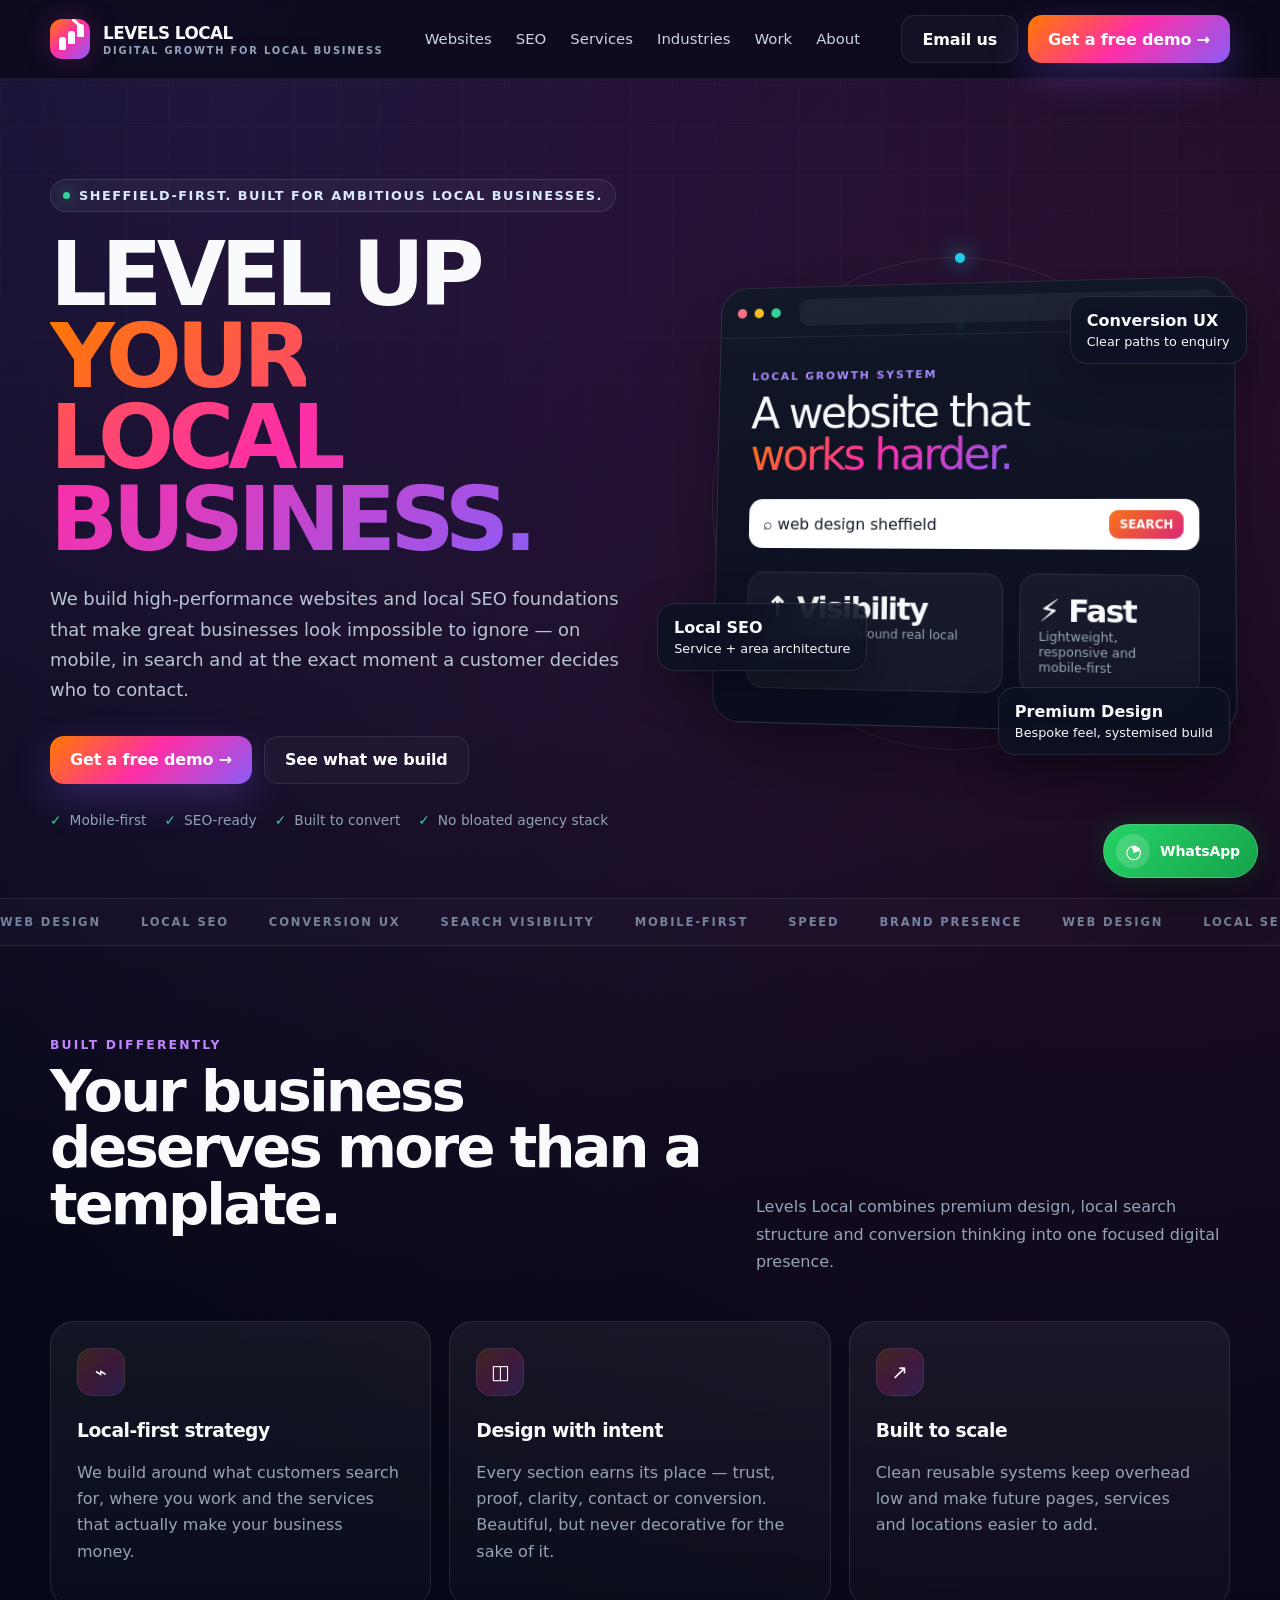
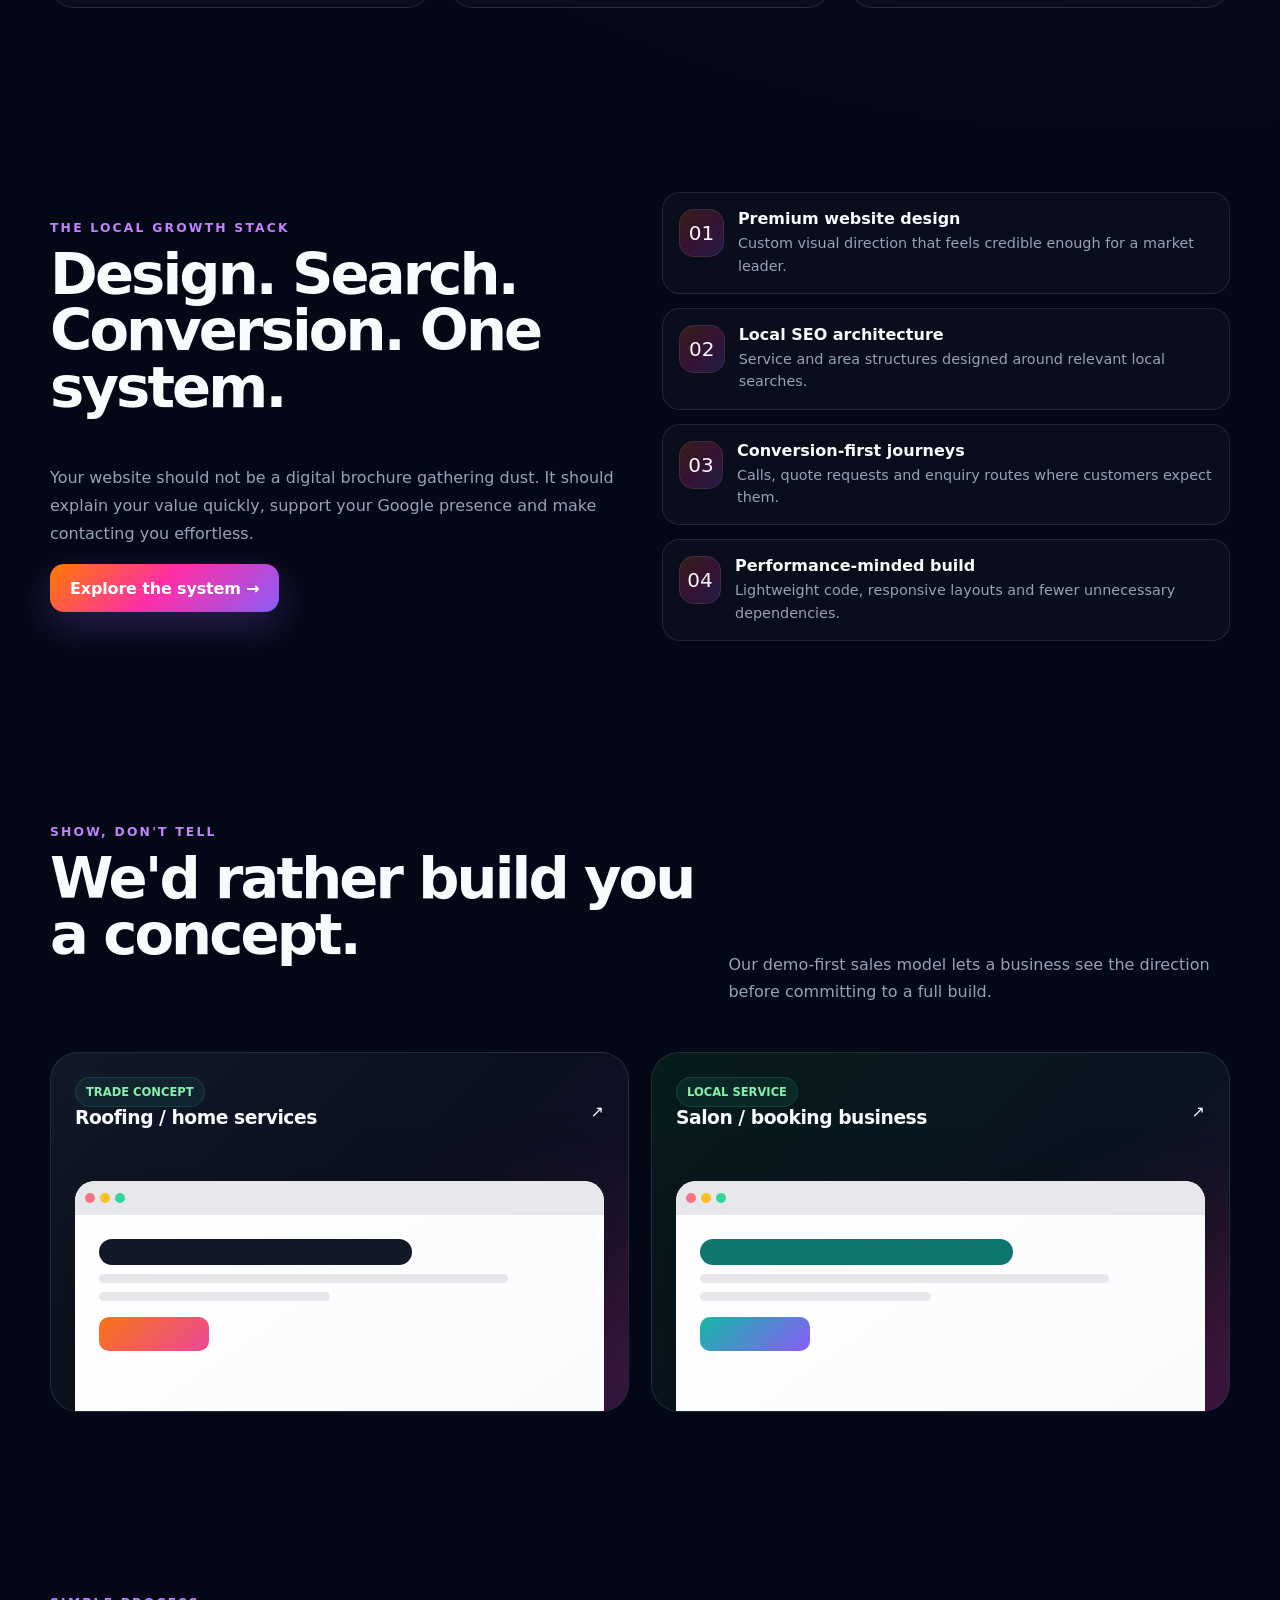
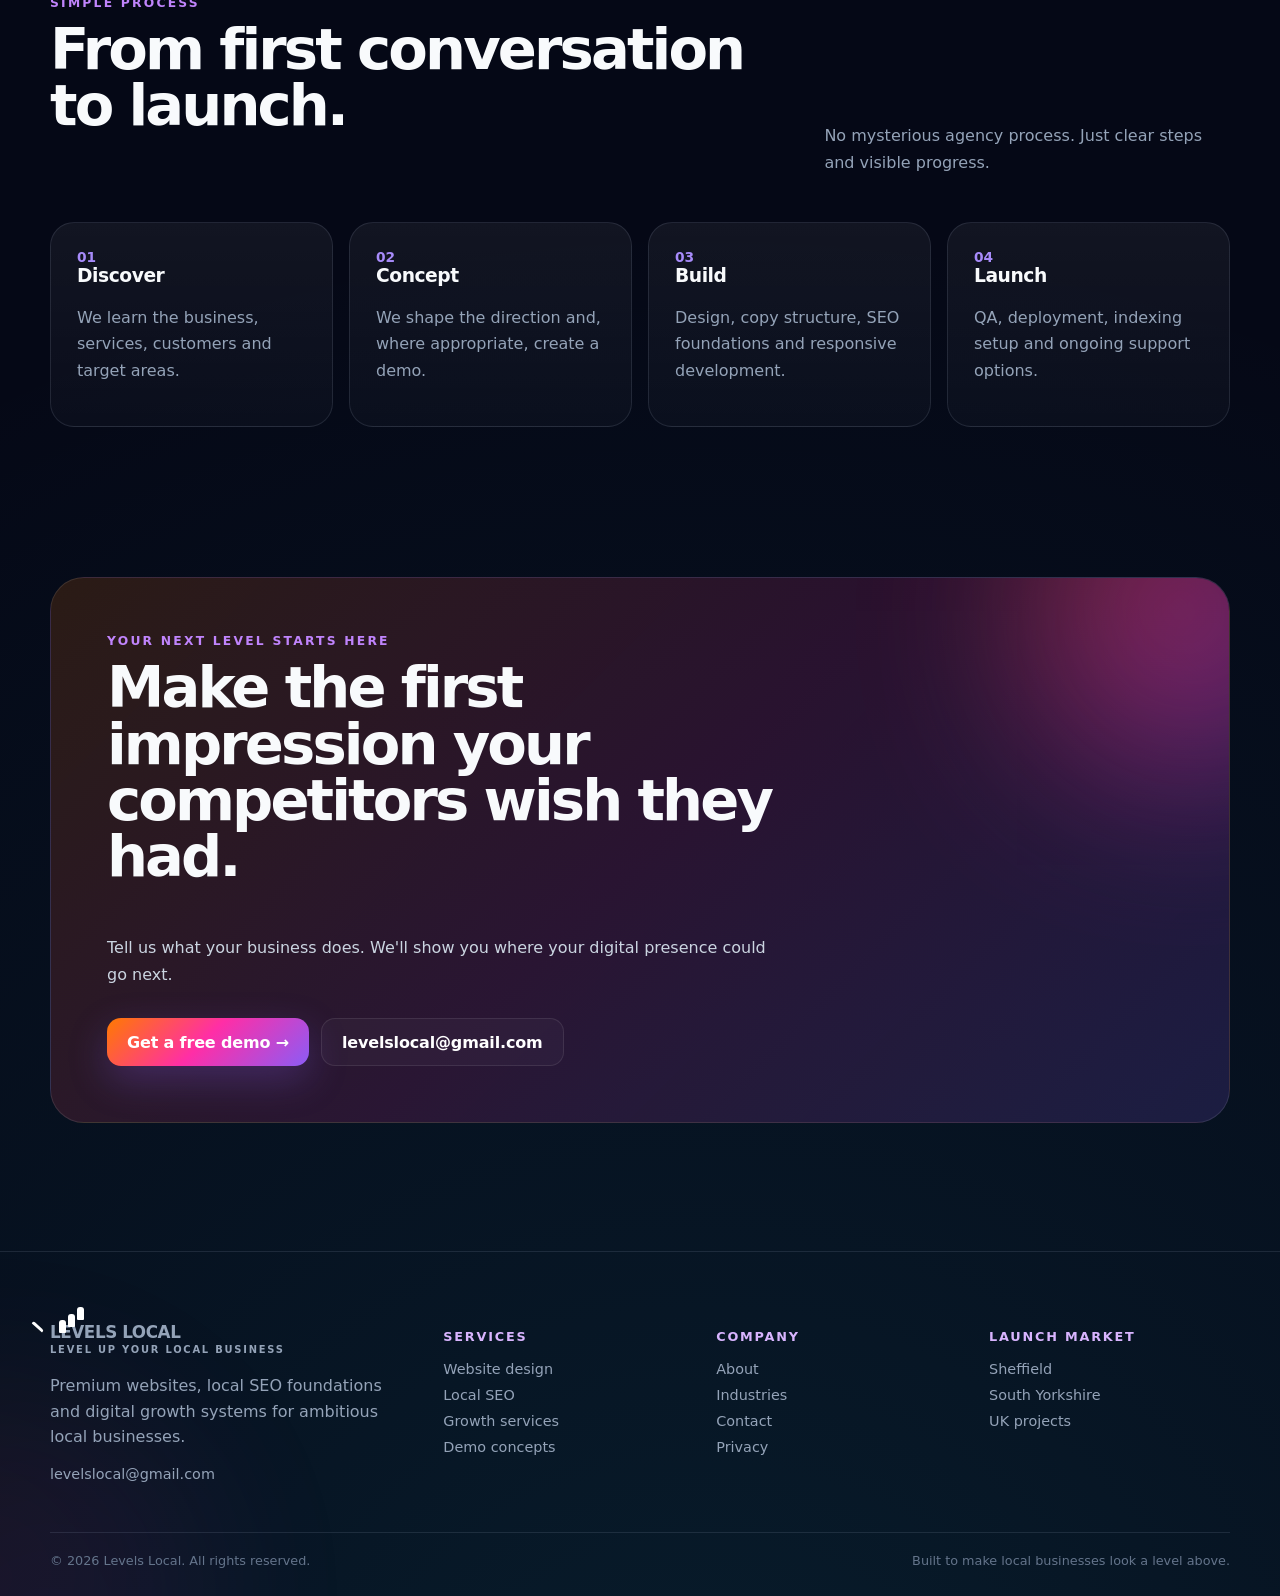
<file: index.html>
<!doctype html>
<html lang="en">
<head>
<meta charset="utf-8">
<meta name="viewport" content="width=device-width,initial-scale=1">
<title>Levels Local | Premium Web Design & Local SEO</title>
<meta name="description" content="Premium websites and local SEO foundations for ambitious local businesses in Sheffield and South Yorkshire.">
<meta name="theme-color" content="#050816">
<link rel="icon" href="assets/favicon.svg" type="image/svg+xml">
<link rel="stylesheet" href="styles.css">
<meta property="og:title" content="Levels Local | Premium Web Design & Local SEO">
<meta property="og:description" content="Premium websites and local SEO foundations for ambitious local businesses in Sheffield and South Yorkshire.">
<meta property="og:type" content="website">
</head>
<body>

<header class="site-header">
  <div class="container nav">
    <a class="brand" href="index.html" aria-label="Levels Local home">
      <span class="brand-mark" aria-hidden="true"></span>
      <span>LEVELS LOCAL<small>Digital growth for local business</small></span>
    </a>
    <nav class="nav-links" aria-label="Primary navigation">
      <a href="websites.html">Websites</a>
      <a href="seo.html">SEO</a>
      <a href="services.html">Services</a>
      <a href="industries.html">Industries</a>
      <a href="work.html">Work</a>
      <a href="about.html">About</a>
    </nav>
    <div class="nav-actions">
      <a class="btn btn-ghost" href="mailto:levelslocal@gmail.com">Email us</a>
      <a class="btn btn-primary" href="contact.html">Get a free demo →</a>
      <button class="menu-btn" aria-label="Open menu">☰</button>
    </div>
  </div>
</header>


<main>
<section class="hero">
  <div class="container hero-grid">
    <div class="reveal">
      <span class="eyebrow"><span class="eyebrow-dot"></span> Sheffield-first. Built for ambitious local businesses.</span>
      <h1>LEVEL UP<br><span class="gradient-text">YOUR LOCAL BUSINESS.</span></h1>
      <p>We build high-performance websites and local SEO foundations that make great businesses look impossible to ignore — on mobile, in search and at the exact moment a customer decides who to contact.</p>
      <div class="hero-actions">
        <a class="btn btn-primary" href="contact.html">Get a free demo →</a>
        <a class="btn btn-ghost" href="work.html">See what we build</a>
      </div>
      <div class="hero-proof">
        <span><b class="tick">✓</b> Mobile-first</span>
        <span><b class="tick">✓</b> SEO-ready</span>
        <span><b class="tick">✓</b> Built to convert</span>
        <span><b class="tick">✓</b> No bloated agency stack</span>
      </div>
    </div>

    <div class="visual-wrap reveal">
      <div class="orbit"><span class="orbit-dot"></span></div>
      <div class="orbit o2"><span class="orbit-dot"></span></div>
      <div class="browser">
        <div class="browser-top"><span class="dot"></span><span class="dot"></span><span class="dot"></span><span class="address"></span></div>
        <div class="browser-body">
          <div class="mock-kicker">LOCAL GROWTH SYSTEM</div>
          <div class="mock-title">A website that<br><span class="gradient-text">works harder.</span></div>
          <div class="search-bar">⌕ web design sheffield <span class="search-pill">SEARCH</span></div>
          <div class="mock-row">
            <div class="mock-card"><div class="metric">↑ Visibility</div><div class="metric-label">Structure built around real local search intent</div></div>
            <div class="mock-card"><div class="metric">⚡ Fast</div><div class="metric-label">Lightweight, responsive and mobile-first</div></div>
          </div>
        </div>
      </div>
      <div class="float-card fc1"><strong>Local SEO</strong>Service + area architecture</div>
      <div class="float-card fc2"><strong>Conversion UX</strong>Clear paths to enquiry</div>
      <div class="float-card fc3"><strong>Premium Design</strong>Bespoke feel, systemised build</div>
    </div>
  </div>
</section>

<div class="marquee"><div class="marquee-track">
  <span>WEB DESIGN</span><span>LOCAL SEO</span><span>CONVERSION UX</span><span>SEARCH VISIBILITY</span><span>MOBILE-FIRST</span><span>SPEED</span><span>BRAND PRESENCE</span>
  <span>WEB DESIGN</span><span>LOCAL SEO</span><span>CONVERSION UX</span><span>SEARCH VISIBILITY</span><span>MOBILE-FIRST</span><span>SPEED</span><span>BRAND PRESENCE</span>
</div></div>

<section class="section">
  <div class="container">
    <div class="section-head reveal"><div><div class="kicker">Built differently</div><h2>Your business deserves more than a template.</h2></div><p>Levels Local combines premium design, local search structure and conversion thinking into one focused digital presence.</p></div>
    <div class="grid-3">
      <article class="card reveal"><div class="icon">⌁</div><h3>Local-first strategy</h3><p>We build around what customers search for, where you work and the services that actually make your business money.</p></article>
      <article class="card reveal"><div class="icon">◫</div><h3>Design with intent</h3><p>Every section earns its place — trust, proof, clarity, contact or conversion. Beautiful, but never decorative for the sake of it.</p></article>
      <article class="card reveal"><div class="icon">↗</div><h3>Built to scale</h3><p>Clean reusable systems keep overhead low and make future pages, services and locations easier to add.</p></article>
    </div>
  </div>
</section>

<section class="section">
  <div class="container split">
    <div class="reveal">
      <div class="kicker">The local growth stack</div>
      <h2>Design. Search. Conversion. One system.</h2>
      <p style="color:var(--muted);line-height:1.75">Your website should not be a digital brochure gathering dust. It should explain your value quickly, support your Google presence and make contacting you effortless.</p>
      <a class="btn btn-primary" href="services.html">Explore the system →</a>
    </div>
    <div class="feature-list">
      <div class="feature reveal"><div class="icon" style="margin:0">01</div><div><b>Premium website design</b><p>Custom visual direction that feels credible enough for a market leader.</p></div></div>
      <div class="feature reveal"><div class="icon" style="margin:0">02</div><div><b>Local SEO architecture</b><p>Service and area structures designed around relevant local searches.</p></div></div>
      <div class="feature reveal"><div class="icon" style="margin:0">03</div><div><b>Conversion-first journeys</b><p>Calls, quote requests and enquiry routes where customers expect them.</p></div></div>
      <div class="feature reveal"><div class="icon" style="margin:0">04</div><div><b>Performance-minded build</b><p>Lightweight code, responsive layouts and fewer unnecessary dependencies.</p></div></div>
    </div>
  </div>
</section>

<section class="section">
  <div class="container">
    <div class="section-head reveal"><div><div class="kicker">Show, don't tell</div><h2>We'd rather build you a concept.</h2></div><p>Our demo-first sales model lets a business see the direction before committing to a full build.</p></div>
    <div class="demo-grid">
      <a class="demo reveal" href="work.html"><div class="demo-head"><div><span class="badge">TRADE CONCEPT</span><h3>Roofing / home services</h3></div><span>↗</span></div><div class="demo-window"><div class="demo-bar"><span class="dot"></span><span class="dot"></span><span class="dot"></span></div><div class="demo-content"><div class="line lg"></div><div class="line md"></div><div class="line sm"></div><div class="fake-btn"></div></div></div></a>
      <a class="demo reveal" href="work.html" style="background:linear-gradient(135deg,#071b1b,#091421 60%,#251132)"><div class="demo-head"><div><span class="badge">LOCAL SERVICE</span><h3>Salon / booking business</h3></div><span>↗</span></div><div class="demo-window"><div class="demo-bar"><span class="dot"></span><span class="dot"></span><span class="dot"></span></div><div class="demo-content"><div class="line lg" style="background:#0f766e"></div><div class="line md"></div><div class="line sm"></div><div class="fake-btn" style="background:linear-gradient(135deg,#14b8a6,#8b5cf6)"></div></div></div></a>
    </div>
  </div>
</section>

<section class="section">
  <div class="container">
    <div class="section-head reveal"><div><div class="kicker">Simple process</div><h2>From first conversation to launch.</h2></div><p>No mysterious agency process. Just clear steps and visible progress.</p></div>
    <div class="grid-4">
      <div class="card reveal"><div class="step-num">01</div><h3>Discover</h3><p>We learn the business, services, customers and target areas.</p></div>
      <div class="card reveal"><div class="step-num">02</div><h3>Concept</h3><p>We shape the direction and, where appropriate, create a demo.</p></div>
      <div class="card reveal"><div class="step-num">03</div><h3>Build</h3><p>Design, copy structure, SEO foundations and responsive development.</p></div>
      <div class="card reveal"><div class="step-num">04</div><h3>Launch</h3><p>QA, deployment, indexing setup and ongoing support options.</p></div>
    </div>
  </div>
</section>

<section class="section-sm">
  <div class="container cta reveal">
    <div class="kicker">Your next level starts here</div>
    <h2>Make the first impression your competitors wish they had.</h2>
    <p style="color:#cbd5e1;max-width:680px;line-height:1.7">Tell us what your business does. We'll show you where your digital presence could go next.</p>
    <div class="hero-actions"><a class="btn btn-primary" href="contact.html">Get a free demo →</a><a class="btn btn-ghost" href="mailto:levelslocal@gmail.com">levelslocal@gmail.com</a></div>
  </div>
</section>
</main>


<footer class="footer">
  <div class="container">
    <div class="footer-grid">
      <div>
        <a class="brand" href="index.html"><span class="brand-mark"></span><span>LEVELS LOCAL<small>Level up your local business</small></span></a>
        <p style="max-width:390px;margin-top:18px">Premium websites, local SEO foundations and digital growth systems for ambitious local businesses.</p>
        <a href="mailto:levelslocal@gmail.com">levelslocal@gmail.com</a>
      </div>
      <div><h4>Services</h4><a href="websites.html">Website design</a><a href="seo.html">Local SEO</a><a href="services.html">Growth services</a><a href="work.html">Demo concepts</a></div>
      <div><h4>Company</h4><a href="about.html">About</a><a href="industries.html">Industries</a><a href="contact.html">Contact</a><a href="privacy.html">Privacy</a></div>
      <div><h4>Launch market</h4><a href="contact.html">Sheffield</a><a href="contact.html">South Yorkshire</a><a href="contact.html">UK projects</a></div>
    </div>
    <div class="footer-bottom"><span>© <span data-year></span> Levels Local. All rights reserved.</span><span>Built to make local businesses look a level above.</span></div>
  </div>
</footer>
<div class="glow"></div>
<script src="script.js" defer></script>


<a class="whatsapp-float" href="https://wa.me/447365309705?text=Hi%20Levels%20Local%2C%20I%27m%20interested%20in%20a%20new%20website%20for%20my%20business." target="_blank" rel="noopener"
   aria-label="Chat with Levels Local on WhatsApp">
  <span class="whatsapp-icon" aria-hidden="true">◔</span>
  <span class="whatsapp-label">WhatsApp</span>
</a>

</body>
</html>
</file>
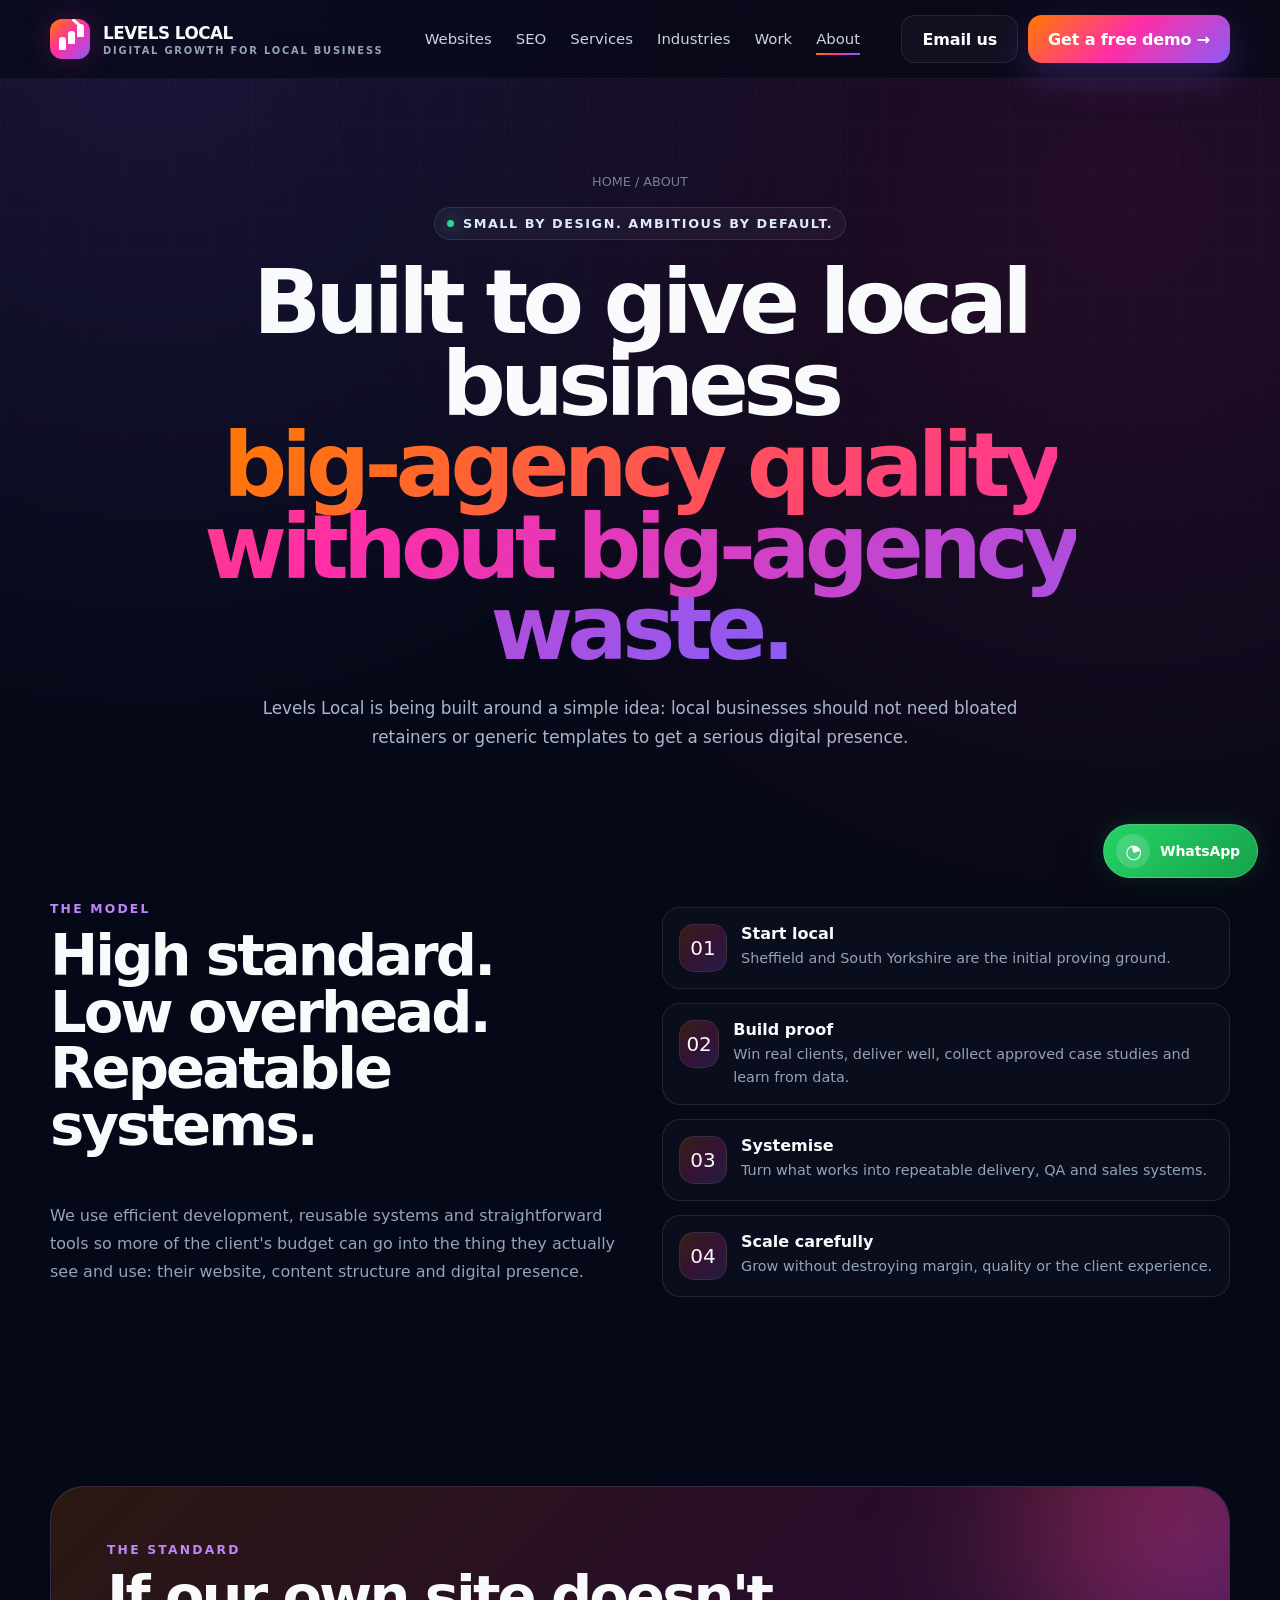
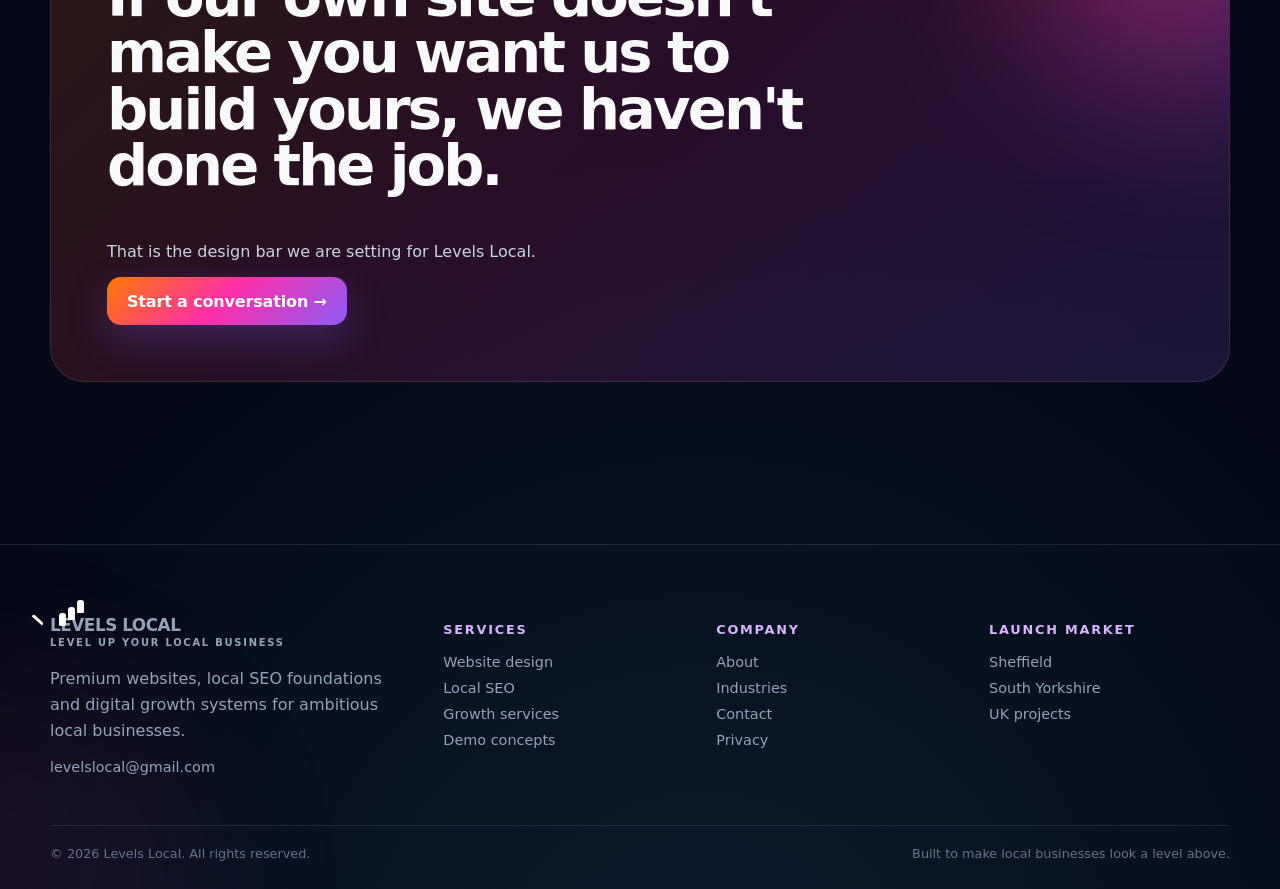
<file: about.html>
<!doctype html>
<html lang="en">
<head>
<meta charset="utf-8">
<meta name="viewport" content="width=device-width,initial-scale=1">
<title>About Levels Local</title>
<meta name="description" content="Levels Local is a Sheffield-first web design and local growth company built around premium quality and low overhead.">
<meta name="theme-color" content="#050816">
<link rel="icon" href="assets/favicon.svg" type="image/svg+xml">
<link rel="stylesheet" href="styles.css">
<meta property="og:title" content="About Levels Local">
<meta property="og:description" content="Levels Local is a Sheffield-first web design and local growth company built around premium quality and low overhead.">
<meta property="og:type" content="website">
</head>
<body>

<header class="site-header">
  <div class="container nav">
    <a class="brand" href="index.html" aria-label="Levels Local home">
      <span class="brand-mark" aria-hidden="true"></span>
      <span>LEVELS LOCAL<small>Digital growth for local business</small></span>
    </a>
    <nav class="nav-links" aria-label="Primary navigation">
      <a href="websites.html">Websites</a>
      <a href="seo.html">SEO</a>
      <a href="services.html">Services</a>
      <a href="industries.html">Industries</a>
      <a href="work.html">Work</a>
      <a href="about.html" class="active">About</a>
    </nav>
    <div class="nav-actions">
      <a class="btn btn-ghost" href="mailto:levelslocal@gmail.com">Email us</a>
      <a class="btn btn-primary" href="contact.html">Get a free demo →</a>
      <button class="menu-btn" aria-label="Open menu">☰</button>
    </div>
  </div>
</header>


<main>
<section class="page-hero"><div class="container reveal"><div class="breadcrumb">HOME / ABOUT</div><span class="eyebrow"><span class="eyebrow-dot"></span> Small by design. Ambitious by default.</span><h1>Built to give local business<br><span class="gradient-text">big-agency quality without big-agency waste.</span></h1><p>Levels Local is being built around a simple idea: local businesses should not need bloated retainers or generic templates to get a serious digital presence.</p></div></section>
<section class="section"><div class="container split">
<div class="reveal"><div class="kicker">The model</div><h2>High standard. Low overhead. Repeatable systems.</h2><p style="color:var(--muted);line-height:1.75">We use efficient development, reusable systems and straightforward tools so more of the client's budget can go into the thing they actually see and use: their website, content structure and digital presence.</p></div>
<div class="feature-list">
<div class="feature reveal"><div class="icon" style="margin:0">01</div><div><b>Start local</b><p>Sheffield and South Yorkshire are the initial proving ground.</p></div></div>
<div class="feature reveal"><div class="icon" style="margin:0">02</div><div><b>Build proof</b><p>Win real clients, deliver well, collect approved case studies and learn from data.</p></div></div>
<div class="feature reveal"><div class="icon" style="margin:0">03</div><div><b>Systemise</b><p>Turn what works into repeatable delivery, QA and sales systems.</p></div></div>
<div class="feature reveal"><div class="icon" style="margin:0">04</div><div><b>Scale carefully</b><p>Grow without destroying margin, quality or the client experience.</p></div></div>
</div></div></section>
<section class="section"><div class="container cta reveal"><div class="kicker">The standard</div><h2>If our own site doesn't make you want us to build yours, we haven't done the job.</h2><p style="color:#cbd5e1">That is the design bar we are setting for Levels Local.</p><a class="btn btn-primary" href="contact.html">Start a conversation →</a></div></section>
</main>


<footer class="footer">
  <div class="container">
    <div class="footer-grid">
      <div>
        <a class="brand" href="index.html"><span class="brand-mark"></span><span>LEVELS LOCAL<small>Level up your local business</small></span></a>
        <p style="max-width:390px;margin-top:18px">Premium websites, local SEO foundations and digital growth systems for ambitious local businesses.</p>
        <a href="mailto:levelslocal@gmail.com">levelslocal@gmail.com</a>
      </div>
      <div><h4>Services</h4><a href="websites.html">Website design</a><a href="seo.html">Local SEO</a><a href="services.html">Growth services</a><a href="work.html">Demo concepts</a></div>
      <div><h4>Company</h4><a href="about.html">About</a><a href="industries.html">Industries</a><a href="contact.html">Contact</a><a href="privacy.html">Privacy</a></div>
      <div><h4>Launch market</h4><a href="contact.html">Sheffield</a><a href="contact.html">South Yorkshire</a><a href="contact.html">UK projects</a></div>
    </div>
    <div class="footer-bottom"><span>© <span data-year></span> Levels Local. All rights reserved.</span><span>Built to make local businesses look a level above.</span></div>
  </div>
</footer>
<div class="glow"></div>
<script src="script.js" defer></script>


<a class="whatsapp-float" href="https://wa.me/447365309705?text=Hi%20Levels%20Local%2C%20I%27m%20interested%20in%20a%20new%20website%20for%20my%20business." target="_blank" rel="noopener"
   aria-label="Chat with Levels Local on WhatsApp">
  <span class="whatsapp-icon" aria-hidden="true">◔</span>
  <span class="whatsapp-label">WhatsApp</span>
</a>

</body>
</html>
</file>
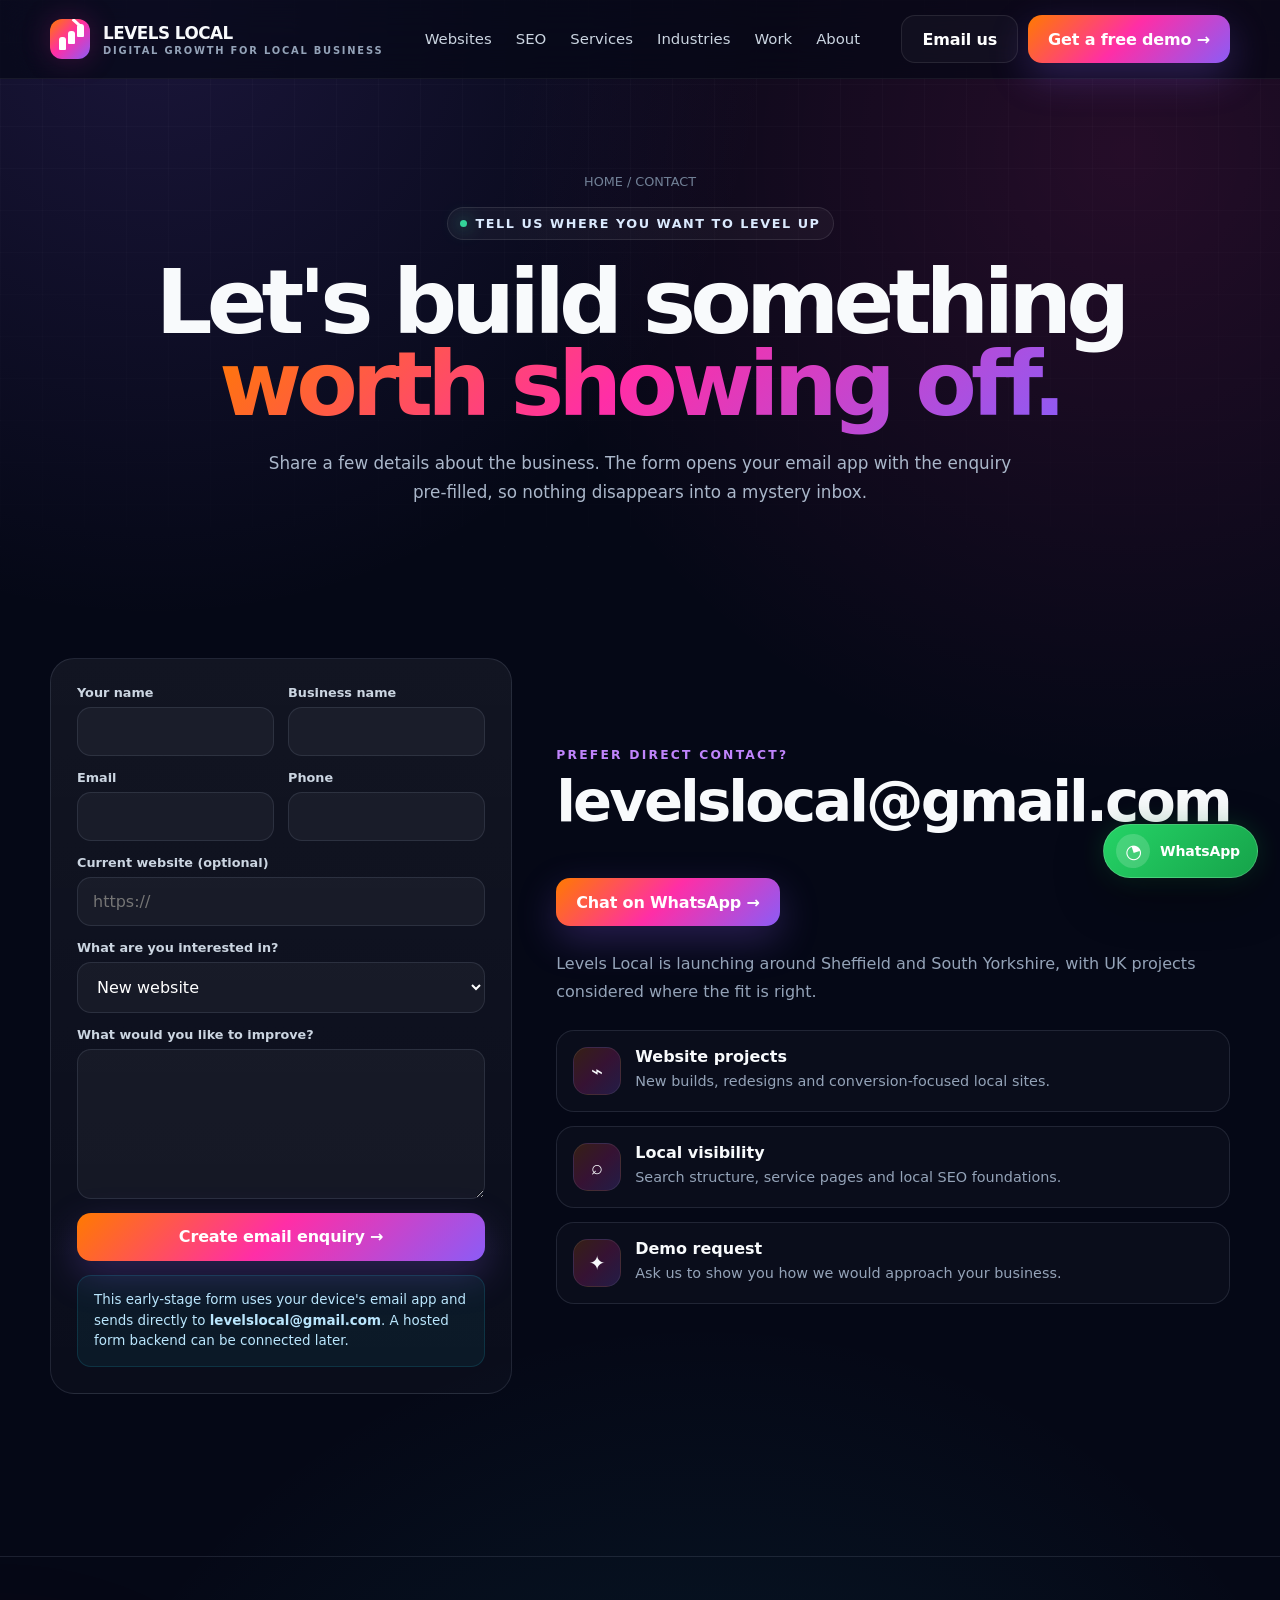
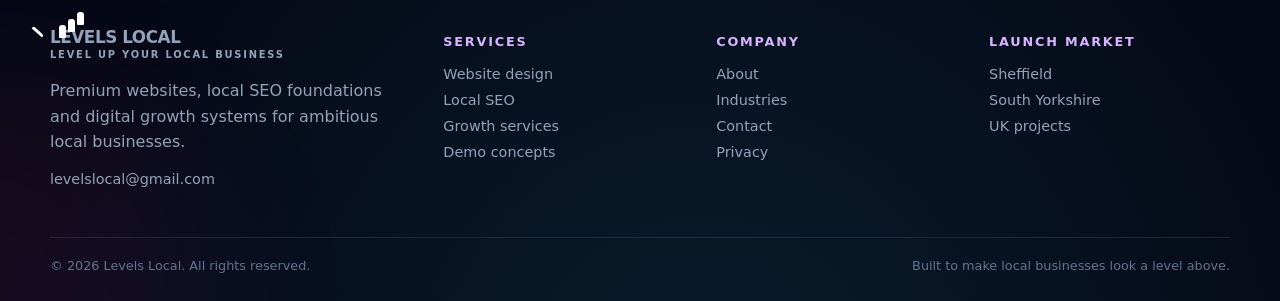
<file: contact.html>
<!doctype html>
<html lang="en">
<head>
<meta charset="utf-8">
<meta name="viewport" content="width=device-width,initial-scale=1">
<title>Contact Levels Local</title>
<meta name="description" content="Request a free website demo or talk to Levels Local about web design and local SEO.">
<meta name="theme-color" content="#050816">
<link rel="icon" href="assets/favicon.svg" type="image/svg+xml">
<link rel="stylesheet" href="styles.css">
<meta property="og:title" content="Contact Levels Local">
<meta property="og:description" content="Request a free website demo or talk to Levels Local about web design and local SEO.">
<meta property="og:type" content="website">
</head>
<body>

<header class="site-header">
  <div class="container nav">
    <a class="brand" href="index.html" aria-label="Levels Local home">
      <span class="brand-mark" aria-hidden="true"></span>
      <span>LEVELS LOCAL<small>Digital growth for local business</small></span>
    </a>
    <nav class="nav-links" aria-label="Primary navigation">
      <a href="websites.html">Websites</a>
      <a href="seo.html">SEO</a>
      <a href="services.html">Services</a>
      <a href="industries.html">Industries</a>
      <a href="work.html">Work</a>
      <a href="about.html">About</a>
    </nav>
    <div class="nav-actions">
      <a class="btn btn-ghost" href="mailto:levelslocal@gmail.com">Email us</a>
      <a class="btn btn-primary" href="contact.html">Get a free demo →</a>
      <button class="menu-btn" aria-label="Open menu">☰</button>
    </div>
  </div>
</header>


<main>
<section class="page-hero"><div class="container reveal"><div class="breadcrumb">HOME / CONTACT</div><span class="eyebrow"><span class="eyebrow-dot"></span> Tell us where you want to level up</span><h1>Let's build something<br><span class="gradient-text">worth showing off.</span></h1><p>Share a few details about the business. The form opens your email app with the enquiry pre-filled, so nothing disappears into a mystery inbox.</p></div></section>
<section class="section"><div class="container split">
<div class="card reveal">
<form class="form" id="contact-form">
<div class="form-grid">
<div class="field"><label for="name">Your name</label><input id="name" name="name" required></div>
<div class="field"><label for="business">Business name</label><input id="business" name="business" required></div>
<div class="field"><label for="email">Email</label><input id="email" type="email" name="email" required></div>
<div class="field"><label for="phone">Phone</label><input id="phone" name="phone"></div>
</div>
<div class="field"><label for="website">Current website (optional)</label><input id="website" name="website" placeholder="https://"></div>
<div class="field"><label for="service">What are you interested in?</label><select id="service" name="service"><option>New website</option><option>Website redesign</option><option>Local SEO</option><option>Demo concept</option><option>Ongoing support</option><option>Not sure yet</option></select></div>
<div class="field"><label for="message">What would you like to improve?</label><textarea id="message" name="message" required></textarea></div>
<button class="btn btn-primary" type="submit">Create email enquiry →</button>
<div class="notice">This early-stage form uses your device's email app and sends directly to <strong>levelslocal@gmail.com</strong>. A hosted form backend can be connected later.</div>
</form>
</div>
<div class="reveal">
<div class="kicker">Prefer direct contact?</div>
<h2>levelslocal@gmail.com</h2>
<div class="hero-actions" style="margin:16px 0 24px">
  <a class="btn btn-primary" href="https://wa.me/447365309705?text=Hi%20Levels%20Local%2C%20I%27m%20interested%20in%20a%20new%20website%20for%20my%20business." target="_blank" rel="noopener">Chat on WhatsApp →</a>
</div><p style="color:var(--muted);line-height:1.75">Levels Local is launching around Sheffield and South Yorkshire, with UK projects considered where the fit is right.</p>
<div class="feature-list" style="margin-top:24px">
<div class="feature"><div class="icon" style="margin:0">⌁</div><div><b>Website projects</b><p>New builds, redesigns and conversion-focused local sites.</p></div></div>
<div class="feature"><div class="icon" style="margin:0">⌕</div><div><b>Local visibility</b><p>Search structure, service pages and local SEO foundations.</p></div></div>
<div class="feature"><div class="icon" style="margin:0">✦</div><div><b>Demo request</b><p>Ask us to show you how we would approach your business.</p></div></div>
</div>
</div>
</div></section>
</main>


<footer class="footer">
  <div class="container">
    <div class="footer-grid">
      <div>
        <a class="brand" href="index.html"><span class="brand-mark"></span><span>LEVELS LOCAL<small>Level up your local business</small></span></a>
        <p style="max-width:390px;margin-top:18px">Premium websites, local SEO foundations and digital growth systems for ambitious local businesses.</p>
        <a href="mailto:levelslocal@gmail.com">levelslocal@gmail.com</a>
      </div>
      <div><h4>Services</h4><a href="websites.html">Website design</a><a href="seo.html">Local SEO</a><a href="services.html">Growth services</a><a href="work.html">Demo concepts</a></div>
      <div><h4>Company</h4><a href="about.html">About</a><a href="industries.html">Industries</a><a href="contact.html">Contact</a><a href="privacy.html">Privacy</a></div>
      <div><h4>Launch market</h4><a href="contact.html">Sheffield</a><a href="contact.html">South Yorkshire</a><a href="contact.html">UK projects</a></div>
    </div>
    <div class="footer-bottom"><span>© <span data-year></span> Levels Local. All rights reserved.</span><span>Built to make local businesses look a level above.</span></div>
  </div>
</footer>
<div class="glow"></div>
<script src="script.js" defer></script>


<a class="whatsapp-float" href="https://wa.me/447365309705?text=Hi%20Levels%20Local%2C%20I%27m%20interested%20in%20a%20new%20website%20for%20my%20business." target="_blank" rel="noopener"
   aria-label="Chat with Levels Local on WhatsApp">
  <span class="whatsapp-icon" aria-hidden="true">◔</span>
  <span class="whatsapp-label">WhatsApp</span>
</a>

</body>
</html>
</file>
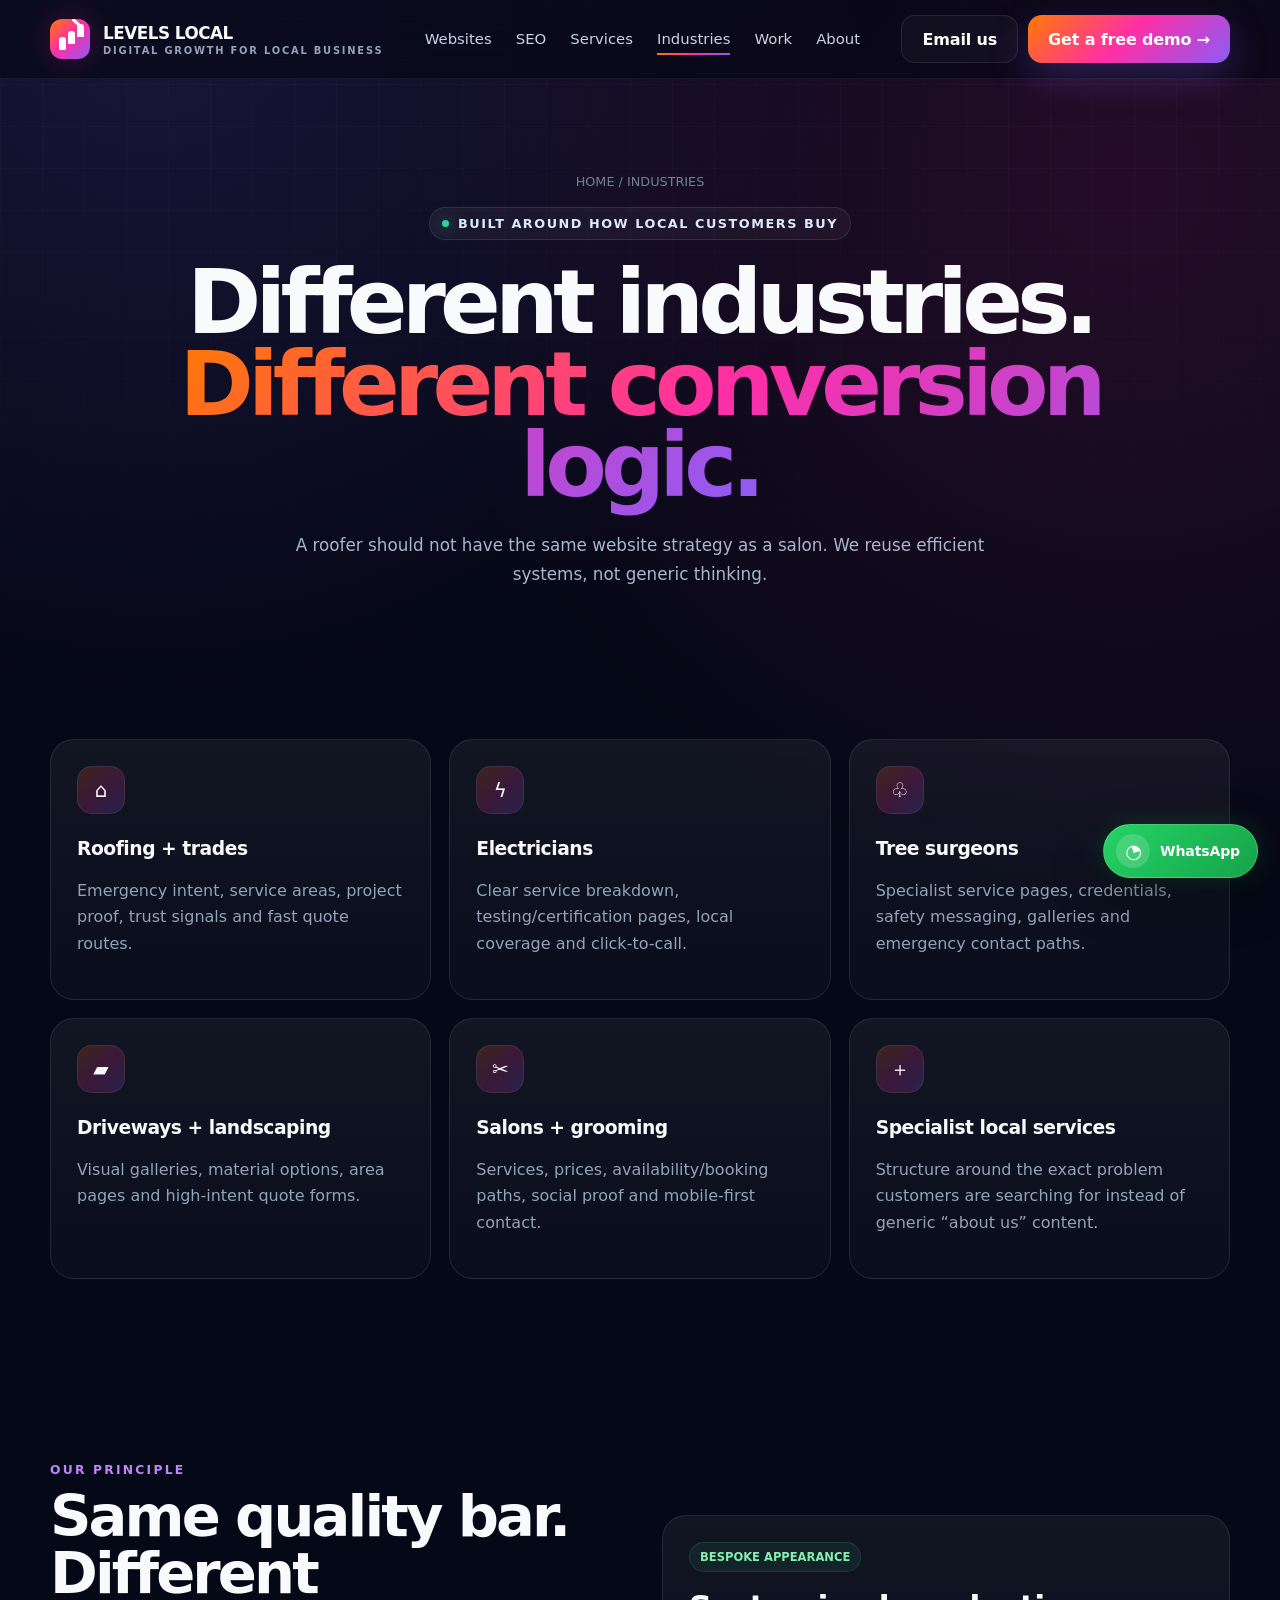
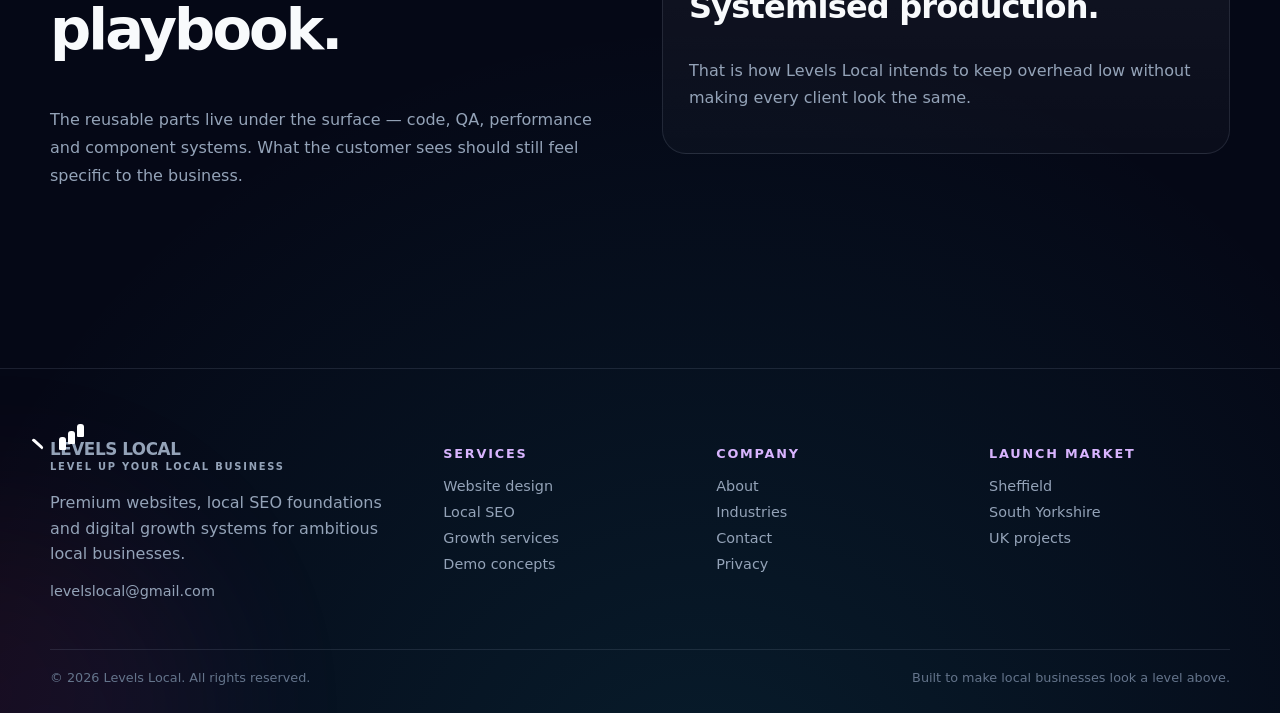
<file: industries.html>
<!doctype html>
<html lang="en">
<head>
<meta charset="utf-8">
<meta name="viewport" content="width=device-width,initial-scale=1">
<title>Industries | Levels Local</title>
<meta name="description" content="Websites and local SEO systems tailored to trades, salons, groomers and specialist local services.">
<meta name="theme-color" content="#050816">
<link rel="icon" href="assets/favicon.svg" type="image/svg+xml">
<link rel="stylesheet" href="styles.css">
<meta property="og:title" content="Industries | Levels Local">
<meta property="og:description" content="Websites and local SEO systems tailored to trades, salons, groomers and specialist local services.">
<meta property="og:type" content="website">
</head>
<body>

<header class="site-header">
  <div class="container nav">
    <a class="brand" href="index.html" aria-label="Levels Local home">
      <span class="brand-mark" aria-hidden="true"></span>
      <span>LEVELS LOCAL<small>Digital growth for local business</small></span>
    </a>
    <nav class="nav-links" aria-label="Primary navigation">
      <a href="websites.html">Websites</a>
      <a href="seo.html">SEO</a>
      <a href="services.html">Services</a>
      <a href="industries.html" class="active">Industries</a>
      <a href="work.html">Work</a>
      <a href="about.html">About</a>
    </nav>
    <div class="nav-actions">
      <a class="btn btn-ghost" href="mailto:levelslocal@gmail.com">Email us</a>
      <a class="btn btn-primary" href="contact.html">Get a free demo →</a>
      <button class="menu-btn" aria-label="Open menu">☰</button>
    </div>
  </div>
</header>


<main>
<section class="page-hero"><div class="container reveal"><div class="breadcrumb">HOME / INDUSTRIES</div><span class="eyebrow"><span class="eyebrow-dot"></span> Built around how local customers buy</span><h1>Different industries.<br><span class="gradient-text">Different conversion logic.</span></h1><p>A roofer should not have the same website strategy as a salon. We reuse efficient systems, not generic thinking.</p></div></section>
<section class="section"><div class="container"><div class="grid-3">
<div class="card reveal"><div class="icon">⌂</div><h3>Roofing + trades</h3><p>Emergency intent, service areas, project proof, trust signals and fast quote routes.</p></div>
<div class="card reveal"><div class="icon">ϟ</div><h3>Electricians</h3><p>Clear service breakdown, testing/certification pages, local coverage and click-to-call.</p></div>
<div class="card reveal"><div class="icon">♧</div><h3>Tree surgeons</h3><p>Specialist service pages, credentials, safety messaging, galleries and emergency contact paths.</p></div>
<div class="card reveal"><div class="icon">▰</div><h3>Driveways + landscaping</h3><p>Visual galleries, material options, area pages and high-intent quote forms.</p></div>
<div class="card reveal"><div class="icon">✂</div><h3>Salons + grooming</h3><p>Services, prices, availability/booking paths, social proof and mobile-first contact.</p></div>
<div class="card reveal"><div class="icon">＋</div><h3>Specialist local services</h3><p>Structure around the exact problem customers are searching for instead of generic “about us” content.</p></div>
</div></div></section>
<section class="section"><div class="container split"><div class="reveal"><div class="kicker">Our principle</div><h2>Same quality bar. Different playbook.</h2><p style="color:var(--muted);line-height:1.75">The reusable parts live under the surface — code, QA, performance and component systems. What the customer sees should still feel specific to the business.</p></div><div class="card reveal"><span class="badge">BESPOKE APPEARANCE</span><h3 style="font-size:2rem;margin-top:16px">Systemised production.</h3><p>That is how Levels Local intends to keep overhead low without making every client look the same.</p></div></div></section>
</main>


<footer class="footer">
  <div class="container">
    <div class="footer-grid">
      <div>
        <a class="brand" href="index.html"><span class="brand-mark"></span><span>LEVELS LOCAL<small>Level up your local business</small></span></a>
        <p style="max-width:390px;margin-top:18px">Premium websites, local SEO foundations and digital growth systems for ambitious local businesses.</p>
        <a href="mailto:levelslocal@gmail.com">levelslocal@gmail.com</a>
      </div>
      <div><h4>Services</h4><a href="websites.html">Website design</a><a href="seo.html">Local SEO</a><a href="services.html">Growth services</a><a href="work.html">Demo concepts</a></div>
      <div><h4>Company</h4><a href="about.html">About</a><a href="industries.html">Industries</a><a href="contact.html">Contact</a><a href="privacy.html">Privacy</a></div>
      <div><h4>Launch market</h4><a href="contact.html">Sheffield</a><a href="contact.html">South Yorkshire</a><a href="contact.html">UK projects</a></div>
    </div>
    <div class="footer-bottom"><span>© <span data-year></span> Levels Local. All rights reserved.</span><span>Built to make local businesses look a level above.</span></div>
  </div>
</footer>
<div class="glow"></div>
<script src="script.js" defer></script>


<a class="whatsapp-float" href="https://wa.me/447365309705?text=Hi%20Levels%20Local%2C%20I%27m%20interested%20in%20a%20new%20website%20for%20my%20business." target="_blank" rel="noopener"
   aria-label="Chat with Levels Local on WhatsApp">
  <span class="whatsapp-icon" aria-hidden="true">◔</span>
  <span class="whatsapp-label">WhatsApp</span>
</a>

</body>
</html>
</file>
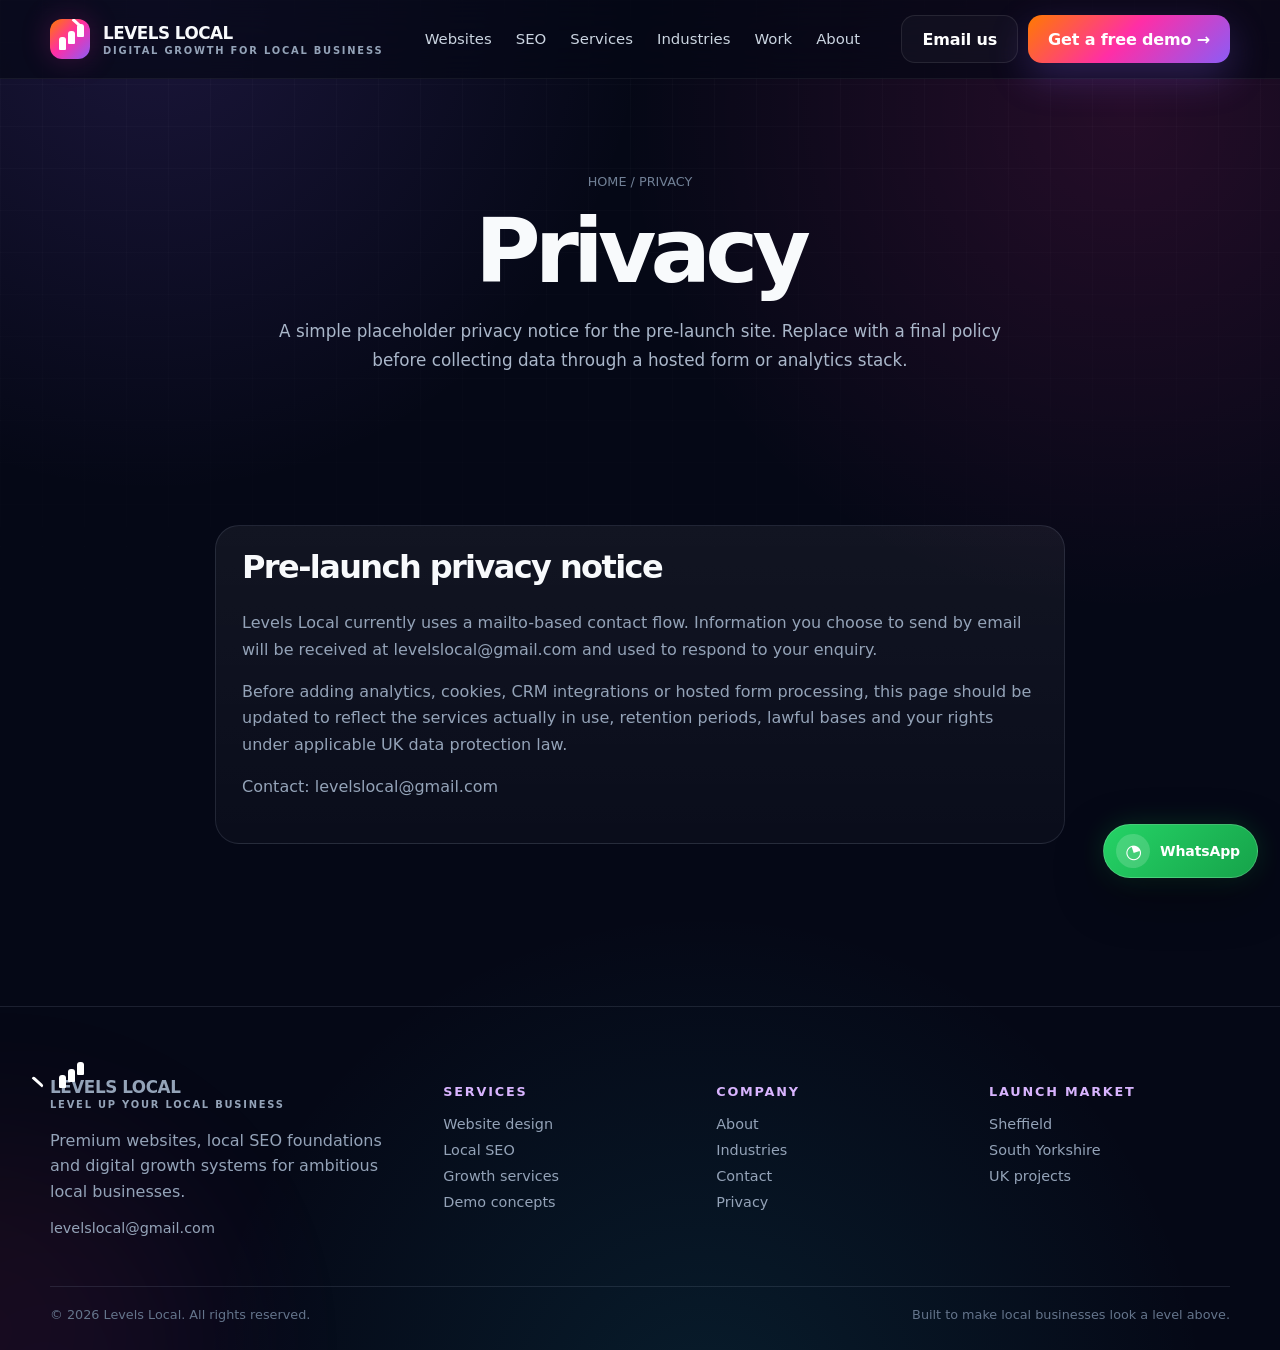
<file: privacy.html>
<!doctype html>
<html lang="en">
<head>
<meta charset="utf-8">
<meta name="viewport" content="width=device-width,initial-scale=1">
<title>Privacy | Levels Local</title>
<meta name="description" content="Pre-launch privacy information for Levels Local.">
<meta name="theme-color" content="#050816">
<link rel="icon" href="assets/favicon.svg" type="image/svg+xml">
<link rel="stylesheet" href="styles.css">
<meta property="og:title" content="Privacy | Levels Local">
<meta property="og:description" content="Pre-launch privacy information for Levels Local.">
<meta property="og:type" content="website">
</head>
<body>

<header class="site-header">
  <div class="container nav">
    <a class="brand" href="index.html" aria-label="Levels Local home">
      <span class="brand-mark" aria-hidden="true"></span>
      <span>LEVELS LOCAL<small>Digital growth for local business</small></span>
    </a>
    <nav class="nav-links" aria-label="Primary navigation">
      <a href="websites.html">Websites</a>
      <a href="seo.html">SEO</a>
      <a href="services.html">Services</a>
      <a href="industries.html">Industries</a>
      <a href="work.html">Work</a>
      <a href="about.html">About</a>
    </nav>
    <div class="nav-actions">
      <a class="btn btn-ghost" href="mailto:levelslocal@gmail.com">Email us</a>
      <a class="btn btn-primary" href="contact.html">Get a free demo →</a>
      <button class="menu-btn" aria-label="Open menu">☰</button>
    </div>
  </div>
</header>


<main>
<section class="page-hero"><div class="container reveal"><div class="breadcrumb">HOME / PRIVACY</div><h1>Privacy</h1><p>A simple placeholder privacy notice for the pre-launch site. Replace with a final policy before collecting data through a hosted form or analytics stack.</p></div></section>
<section class="section"><div class="container card reveal" style="max-width:850px"><h2 style="font-size:2rem">Pre-launch privacy notice</h2><p>Levels Local currently uses a mailto-based contact flow. Information you choose to send by email will be received at levelslocal@gmail.com and used to respond to your enquiry.</p><p>Before adding analytics, cookies, CRM integrations or hosted form processing, this page should be updated to reflect the services actually in use, retention periods, lawful bases and your rights under applicable UK data protection law.</p><p>Contact: <a href="mailto:levelslocal@gmail.com">levelslocal@gmail.com</a></p></div></section>
</main>


<footer class="footer">
  <div class="container">
    <div class="footer-grid">
      <div>
        <a class="brand" href="index.html"><span class="brand-mark"></span><span>LEVELS LOCAL<small>Level up your local business</small></span></a>
        <p style="max-width:390px;margin-top:18px">Premium websites, local SEO foundations and digital growth systems for ambitious local businesses.</p>
        <a href="mailto:levelslocal@gmail.com">levelslocal@gmail.com</a>
      </div>
      <div><h4>Services</h4><a href="websites.html">Website design</a><a href="seo.html">Local SEO</a><a href="services.html">Growth services</a><a href="work.html">Demo concepts</a></div>
      <div><h4>Company</h4><a href="about.html">About</a><a href="industries.html">Industries</a><a href="contact.html">Contact</a><a href="privacy.html">Privacy</a></div>
      <div><h4>Launch market</h4><a href="contact.html">Sheffield</a><a href="contact.html">South Yorkshire</a><a href="contact.html">UK projects</a></div>
    </div>
    <div class="footer-bottom"><span>© <span data-year></span> Levels Local. All rights reserved.</span><span>Built to make local businesses look a level above.</span></div>
  </div>
</footer>
<div class="glow"></div>
<script src="script.js" defer></script>


<a class="whatsapp-float" href="https://wa.me/447365309705?text=Hi%20Levels%20Local%2C%20I%27m%20interested%20in%20a%20new%20website%20for%20my%20business." target="_blank" rel="noopener"
   aria-label="Chat with Levels Local on WhatsApp">
  <span class="whatsapp-icon" aria-hidden="true">◔</span>
  <span class="whatsapp-label">WhatsApp</span>
</a>

</body>
</html>
</file>
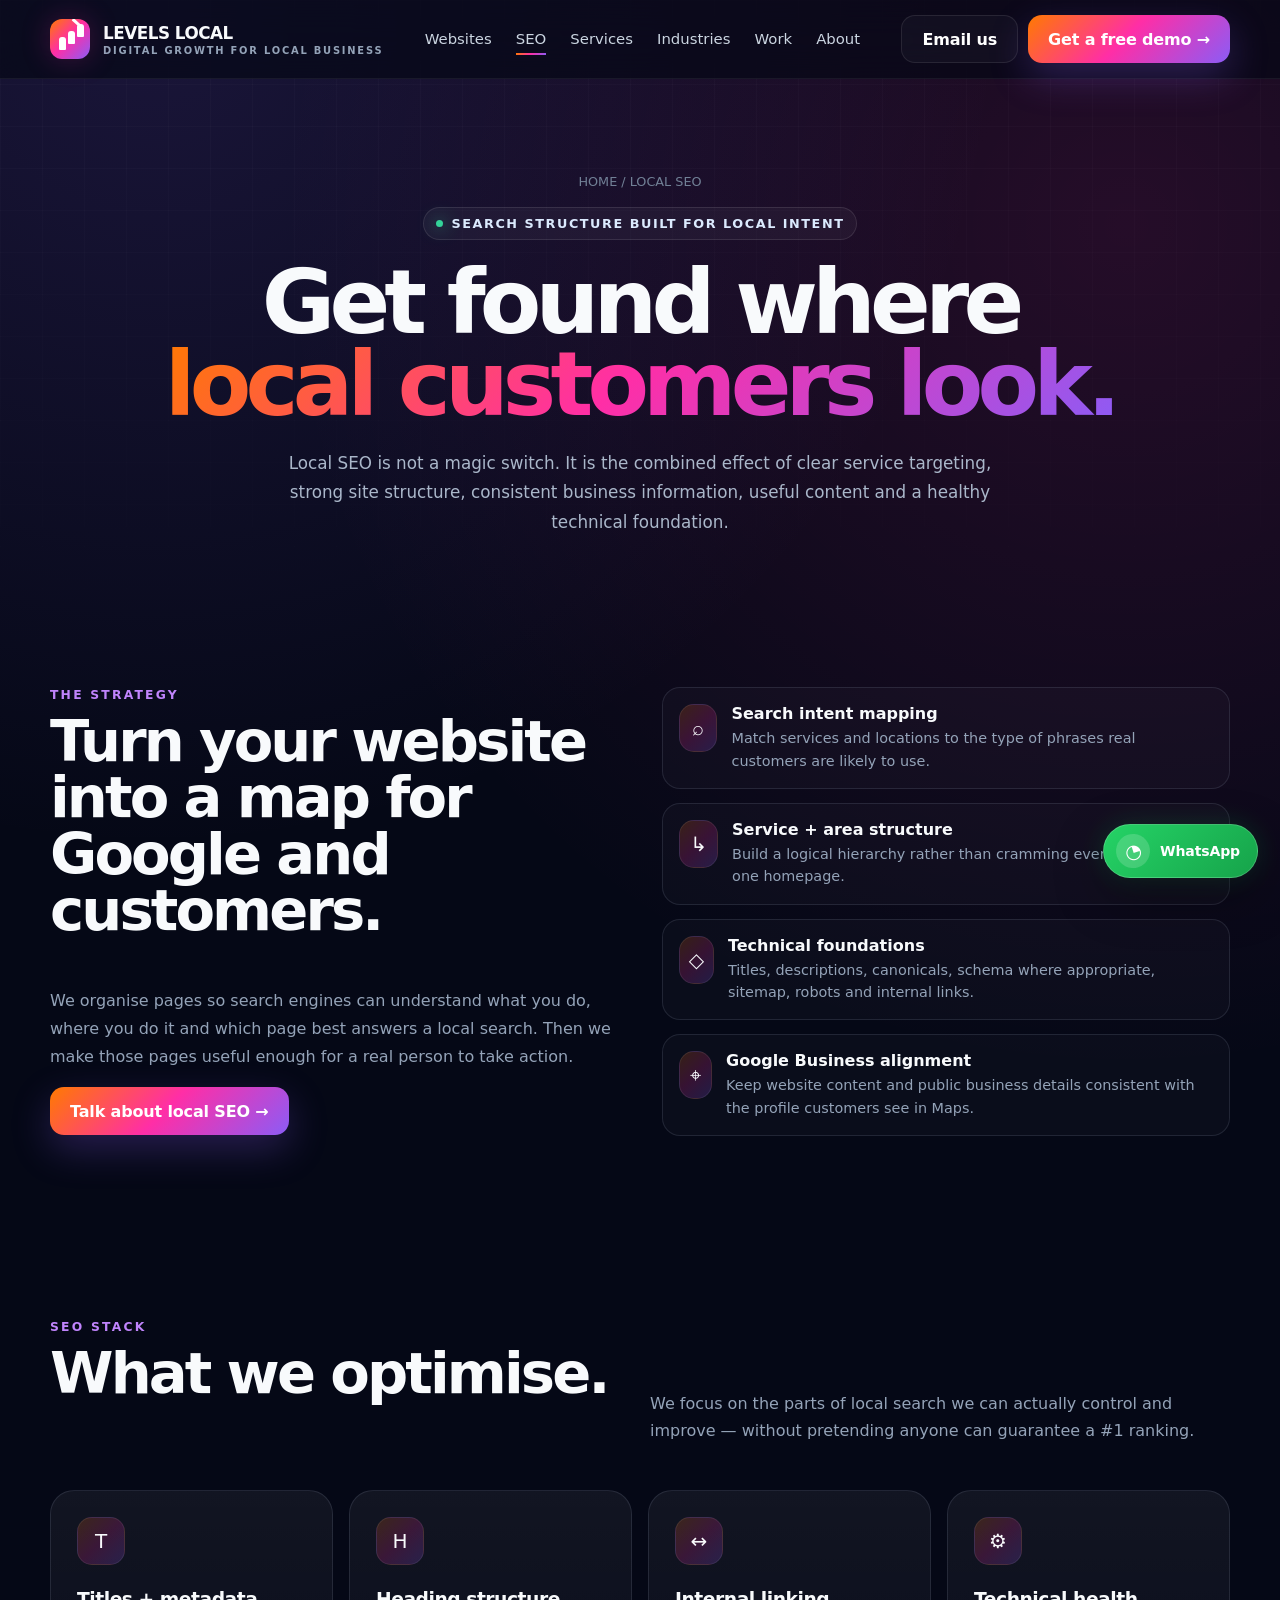
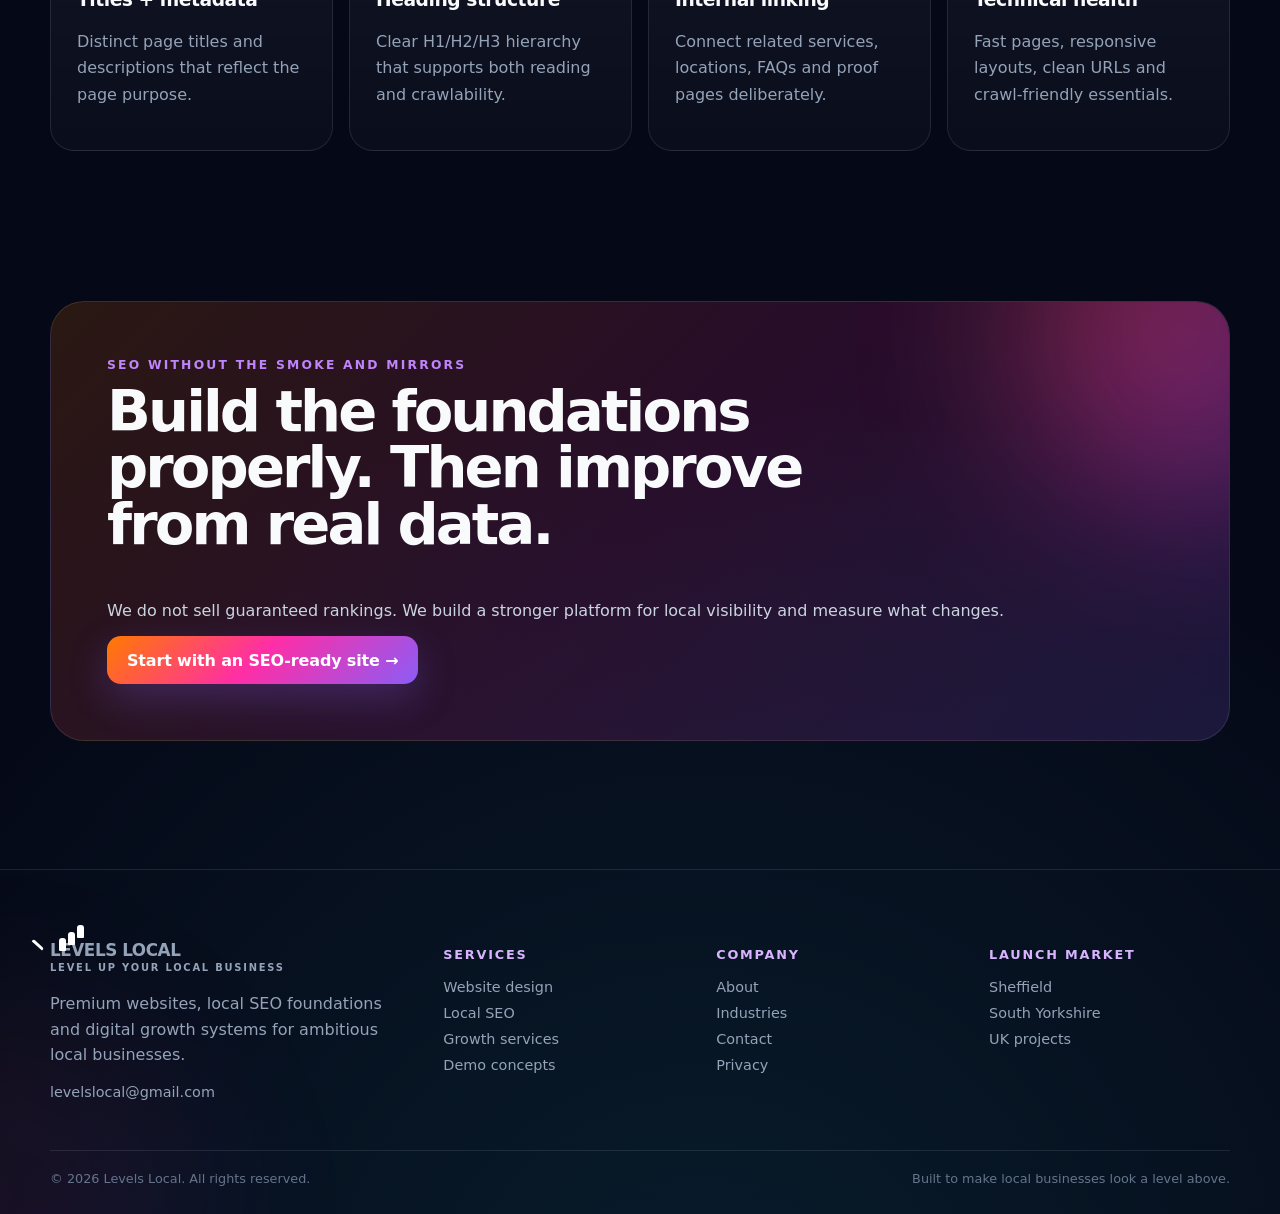
<file: seo.html>
<!doctype html>
<html lang="en">
<head>
<meta charset="utf-8">
<meta name="viewport" content="width=device-width,initial-scale=1">
<title>Local SEO Sheffield | Levels Local</title>
<meta name="description" content="Local SEO foundations, service architecture and search-ready websites for local businesses.">
<meta name="theme-color" content="#050816">
<link rel="icon" href="assets/favicon.svg" type="image/svg+xml">
<link rel="stylesheet" href="styles.css">
<meta property="og:title" content="Local SEO Sheffield | Levels Local">
<meta property="og:description" content="Local SEO foundations, service architecture and search-ready websites for local businesses.">
<meta property="og:type" content="website">
</head>
<body>

<header class="site-header">
  <div class="container nav">
    <a class="brand" href="index.html" aria-label="Levels Local home">
      <span class="brand-mark" aria-hidden="true"></span>
      <span>LEVELS LOCAL<small>Digital growth for local business</small></span>
    </a>
    <nav class="nav-links" aria-label="Primary navigation">
      <a href="websites.html">Websites</a>
      <a href="seo.html" class="active">SEO</a>
      <a href="services.html">Services</a>
      <a href="industries.html">Industries</a>
      <a href="work.html">Work</a>
      <a href="about.html">About</a>
    </nav>
    <div class="nav-actions">
      <a class="btn btn-ghost" href="mailto:levelslocal@gmail.com">Email us</a>
      <a class="btn btn-primary" href="contact.html">Get a free demo →</a>
      <button class="menu-btn" aria-label="Open menu">☰</button>
    </div>
  </div>
</header>


<main>
<section class="page-hero"><div class="container reveal"><div class="breadcrumb">HOME / LOCAL SEO</div><span class="eyebrow"><span class="eyebrow-dot"></span> Search structure built for local intent</span><h1>Get found where<br><span class="gradient-text">local customers look.</span></h1><p>Local SEO is not a magic switch. It is the combined effect of clear service targeting, strong site structure, consistent business information, useful content and a healthy technical foundation.</p></div></section>

<section class="section"><div class="container split">
<div class="reveal"><div class="kicker">The strategy</div><h2>Turn your website into a map for Google and customers.</h2><p style="color:var(--muted);line-height:1.75">We organise pages so search engines can understand what you do, where you do it and which page best answers a local search. Then we make those pages useful enough for a real person to take action.</p><a class="btn btn-primary" href="contact.html">Talk about local SEO →</a></div>
<div class="feature-list">
<div class="feature reveal"><div class="icon" style="margin:0">⌕</div><div><b>Search intent mapping</b><p>Match services and locations to the type of phrases real customers are likely to use.</p></div></div>
<div class="feature reveal"><div class="icon" style="margin:0">↳</div><div><b>Service + area structure</b><p>Build a logical hierarchy rather than cramming every keyword into one homepage.</p></div></div>
<div class="feature reveal"><div class="icon" style="margin:0">◇</div><div><b>Technical foundations</b><p>Titles, descriptions, canonicals, schema where appropriate, sitemap, robots and internal links.</p></div></div>
<div class="feature reveal"><div class="icon" style="margin:0">⌖</div><div><b>Google Business alignment</b><p>Keep website content and public business details consistent with the profile customers see in Maps.</p></div></div>
</div>
</div></section>

<section class="section"><div class="container"><div class="section-head reveal"><div><div class="kicker">SEO stack</div><h2>What we optimise.</h2></div><p>We focus on the parts of local search we can actually control and improve — without pretending anyone can guarantee a #1 ranking.</p></div>
<div class="grid-4">
<div class="card reveal"><div class="icon">T</div><h3>Titles + metadata</h3><p>Distinct page titles and descriptions that reflect the page purpose.</p></div>
<div class="card reveal"><div class="icon">H</div><h3>Heading structure</h3><p>Clear H1/H2/H3 hierarchy that supports both reading and crawlability.</p></div>
<div class="card reveal"><div class="icon">↔</div><h3>Internal linking</h3><p>Connect related services, locations, FAQs and proof pages deliberately.</p></div>
<div class="card reveal"><div class="icon">⚙</div><h3>Technical health</h3><p>Fast pages, responsive layouts, clean URLs and crawl-friendly essentials.</p></div>
</div></div></section>

<section class="section-sm"><div class="container cta reveal"><div class="kicker">SEO without the smoke and mirrors</div><h2>Build the foundations properly. Then improve from real data.</h2><p style="color:#cbd5e1">We do not sell guaranteed rankings. We build a stronger platform for local visibility and measure what changes.</p><a class="btn btn-primary" href="contact.html">Start with an SEO-ready site →</a></div></section>
</main>


<footer class="footer">
  <div class="container">
    <div class="footer-grid">
      <div>
        <a class="brand" href="index.html"><span class="brand-mark"></span><span>LEVELS LOCAL<small>Level up your local business</small></span></a>
        <p style="max-width:390px;margin-top:18px">Premium websites, local SEO foundations and digital growth systems for ambitious local businesses.</p>
        <a href="mailto:levelslocal@gmail.com">levelslocal@gmail.com</a>
      </div>
      <div><h4>Services</h4><a href="websites.html">Website design</a><a href="seo.html">Local SEO</a><a href="services.html">Growth services</a><a href="work.html">Demo concepts</a></div>
      <div><h4>Company</h4><a href="about.html">About</a><a href="industries.html">Industries</a><a href="contact.html">Contact</a><a href="privacy.html">Privacy</a></div>
      <div><h4>Launch market</h4><a href="contact.html">Sheffield</a><a href="contact.html">South Yorkshire</a><a href="contact.html">UK projects</a></div>
    </div>
    <div class="footer-bottom"><span>© <span data-year></span> Levels Local. All rights reserved.</span><span>Built to make local businesses look a level above.</span></div>
  </div>
</footer>
<div class="glow"></div>
<script src="script.js" defer></script>


<a class="whatsapp-float" href="https://wa.me/447365309705?text=Hi%20Levels%20Local%2C%20I%27m%20interested%20in%20a%20new%20website%20for%20my%20business." target="_blank" rel="noopener"
   aria-label="Chat with Levels Local on WhatsApp">
  <span class="whatsapp-icon" aria-hidden="true">◔</span>
  <span class="whatsapp-label">WhatsApp</span>
</a>

</body>
</html>
</file>
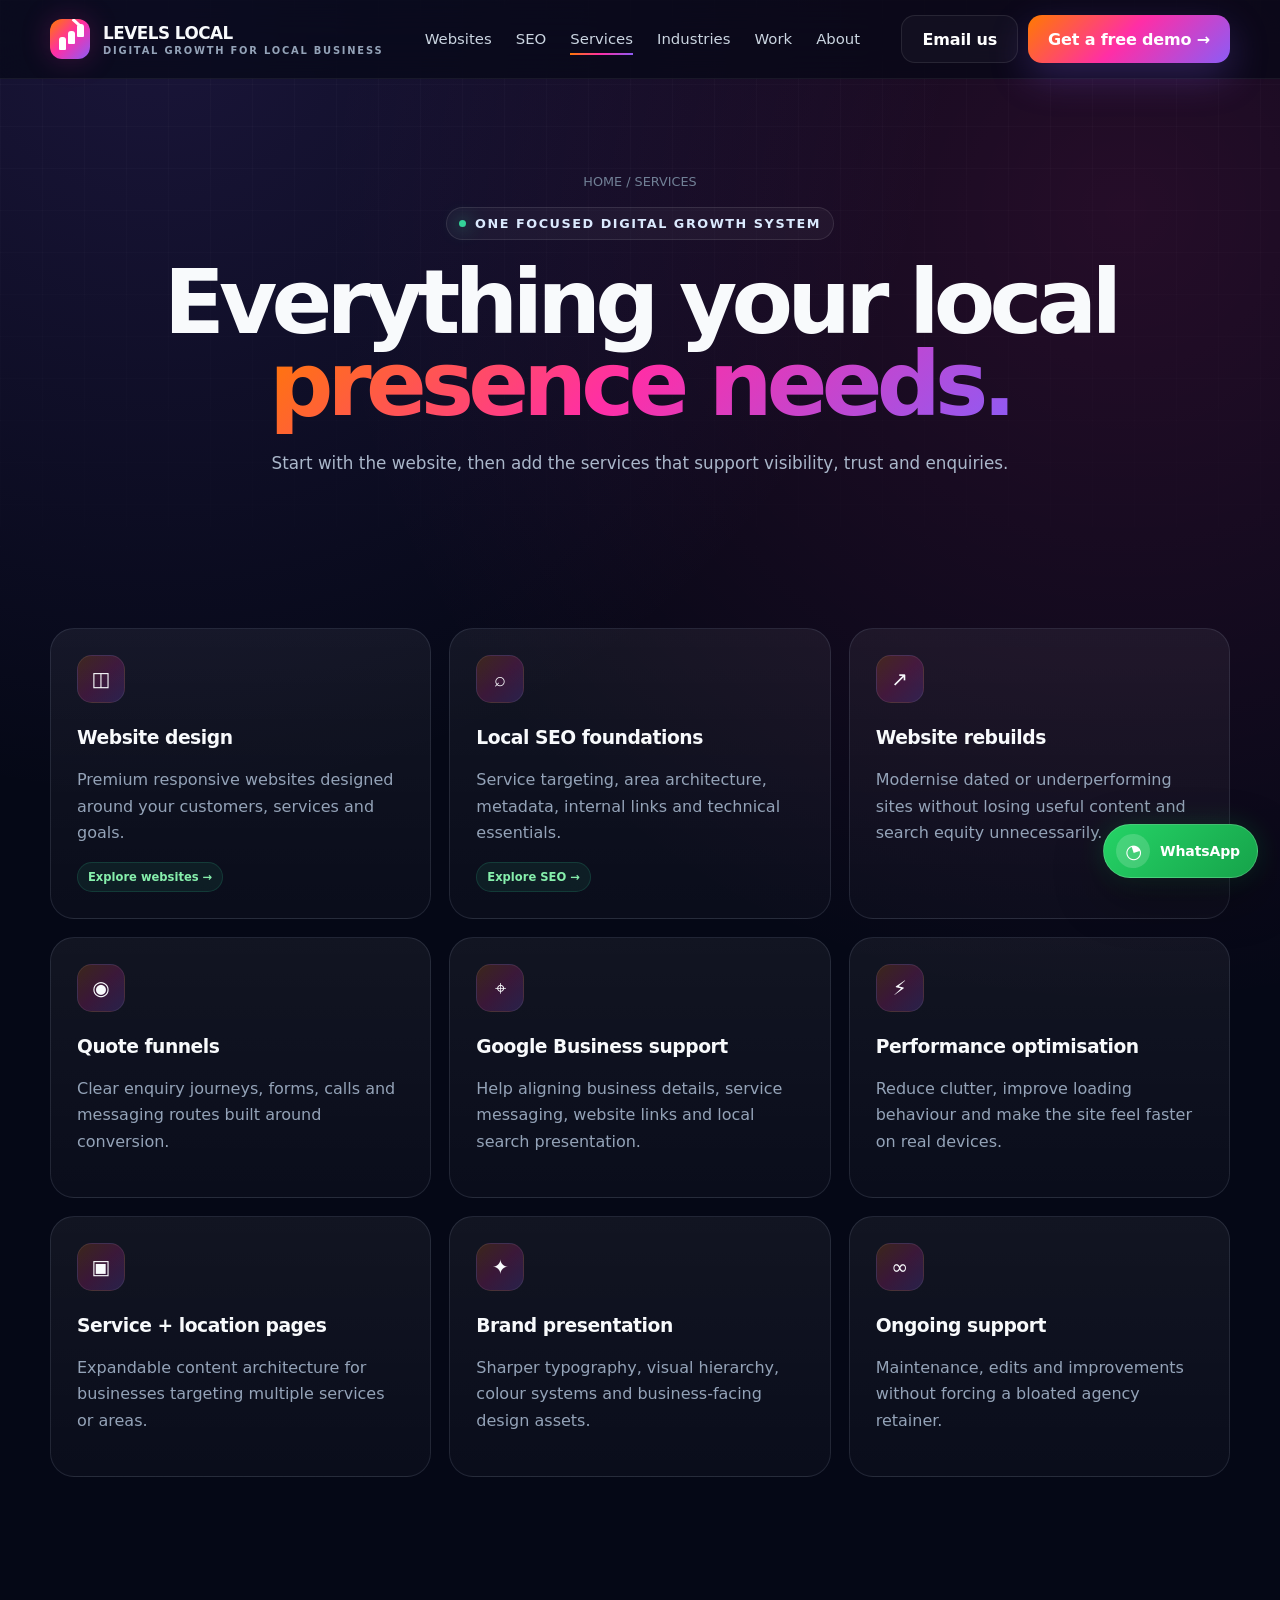
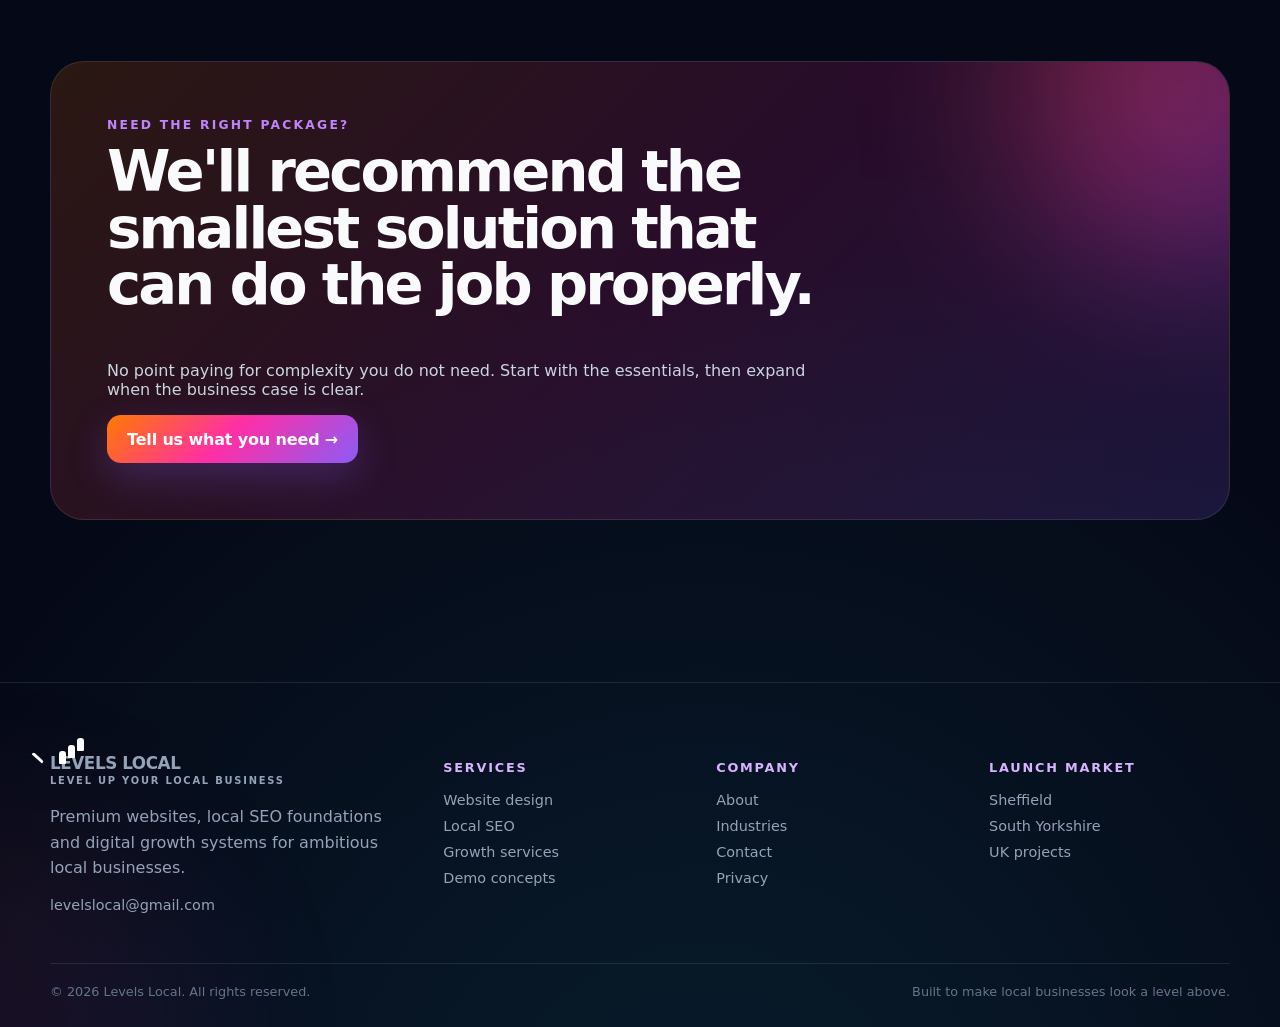
<file: services.html>
<!doctype html>
<html lang="en">
<head>
<meta charset="utf-8">
<meta name="viewport" content="width=device-width,initial-scale=1">
<title>Services | Levels Local</title>
<meta name="description" content="Website design, local SEO, quote funnels, website rebuilds and ongoing digital support.">
<meta name="theme-color" content="#050816">
<link rel="icon" href="assets/favicon.svg" type="image/svg+xml">
<link rel="stylesheet" href="styles.css">
<meta property="og:title" content="Services | Levels Local">
<meta property="og:description" content="Website design, local SEO, quote funnels, website rebuilds and ongoing digital support.">
<meta property="og:type" content="website">
</head>
<body>

<header class="site-header">
  <div class="container nav">
    <a class="brand" href="index.html" aria-label="Levels Local home">
      <span class="brand-mark" aria-hidden="true"></span>
      <span>LEVELS LOCAL<small>Digital growth for local business</small></span>
    </a>
    <nav class="nav-links" aria-label="Primary navigation">
      <a href="websites.html">Websites</a>
      <a href="seo.html">SEO</a>
      <a href="services.html" class="active">Services</a>
      <a href="industries.html">Industries</a>
      <a href="work.html">Work</a>
      <a href="about.html">About</a>
    </nav>
    <div class="nav-actions">
      <a class="btn btn-ghost" href="mailto:levelslocal@gmail.com">Email us</a>
      <a class="btn btn-primary" href="contact.html">Get a free demo →</a>
      <button class="menu-btn" aria-label="Open menu">☰</button>
    </div>
  </div>
</header>


<main>
<section class="page-hero"><div class="container reveal"><div class="breadcrumb">HOME / SERVICES</div><span class="eyebrow"><span class="eyebrow-dot"></span> One focused digital growth system</span><h1>Everything your local<br><span class="gradient-text">presence needs.</span></h1><p>Start with the website, then add the services that support visibility, trust and enquiries.</p></div></section>
<section class="section"><div class="container"><div class="grid-3">
<div class="card reveal"><div class="icon">◫</div><h3>Website design</h3><p>Premium responsive websites designed around your customers, services and goals.</p><a class="badge" href="websites.html">Explore websites →</a></div>
<div class="card reveal"><div class="icon">⌕</div><h3>Local SEO foundations</h3><p>Service targeting, area architecture, metadata, internal links and technical essentials.</p><a class="badge" href="seo.html">Explore SEO →</a></div>
<div class="card reveal"><div class="icon">↗</div><h3>Website rebuilds</h3><p>Modernise dated or underperforming sites without losing useful content and search equity unnecessarily.</p></div>
<div class="card reveal"><div class="icon">◉</div><h3>Quote funnels</h3><p>Clear enquiry journeys, forms, calls and messaging routes built around conversion.</p></div>
<div class="card reveal"><div class="icon">⌖</div><h3>Google Business support</h3><p>Help aligning business details, service messaging, website links and local search presentation.</p></div>
<div class="card reveal"><div class="icon">⚡</div><h3>Performance optimisation</h3><p>Reduce clutter, improve loading behaviour and make the site feel faster on real devices.</p></div>
<div class="card reveal"><div class="icon">▣</div><h3>Service + location pages</h3><p>Expandable content architecture for businesses targeting multiple services or areas.</p></div>
<div class="card reveal"><div class="icon">✦</div><h3>Brand presentation</h3><p>Sharper typography, visual hierarchy, colour systems and business-facing design assets.</p></div>
<div class="card reveal"><div class="icon">∞</div><h3>Ongoing support</h3><p>Maintenance, edits and improvements without forcing a bloated agency retainer.</p></div>
</div></div></section>
<section class="section"><div class="container cta reveal"><div class="kicker">Need the right package?</div><h2>We'll recommend the smallest solution that can do the job properly.</h2><p style="color:#cbd5e1;max-width:720px">No point paying for complexity you do not need. Start with the essentials, then expand when the business case is clear.</p><a class="btn btn-primary" href="contact.html">Tell us what you need →</a></div></section>
</main>


<footer class="footer">
  <div class="container">
    <div class="footer-grid">
      <div>
        <a class="brand" href="index.html"><span class="brand-mark"></span><span>LEVELS LOCAL<small>Level up your local business</small></span></a>
        <p style="max-width:390px;margin-top:18px">Premium websites, local SEO foundations and digital growth systems for ambitious local businesses.</p>
        <a href="mailto:levelslocal@gmail.com">levelslocal@gmail.com</a>
      </div>
      <div><h4>Services</h4><a href="websites.html">Website design</a><a href="seo.html">Local SEO</a><a href="services.html">Growth services</a><a href="work.html">Demo concepts</a></div>
      <div><h4>Company</h4><a href="about.html">About</a><a href="industries.html">Industries</a><a href="contact.html">Contact</a><a href="privacy.html">Privacy</a></div>
      <div><h4>Launch market</h4><a href="contact.html">Sheffield</a><a href="contact.html">South Yorkshire</a><a href="contact.html">UK projects</a></div>
    </div>
    <div class="footer-bottom"><span>© <span data-year></span> Levels Local. All rights reserved.</span><span>Built to make local businesses look a level above.</span></div>
  </div>
</footer>
<div class="glow"></div>
<script src="script.js" defer></script>


<a class="whatsapp-float" href="https://wa.me/447365309705?text=Hi%20Levels%20Local%2C%20I%27m%20interested%20in%20a%20new%20website%20for%20my%20business." target="_blank" rel="noopener"
   aria-label="Chat with Levels Local on WhatsApp">
  <span class="whatsapp-icon" aria-hidden="true">◔</span>
  <span class="whatsapp-label">WhatsApp</span>
</a>

</body>
</html>
</file>
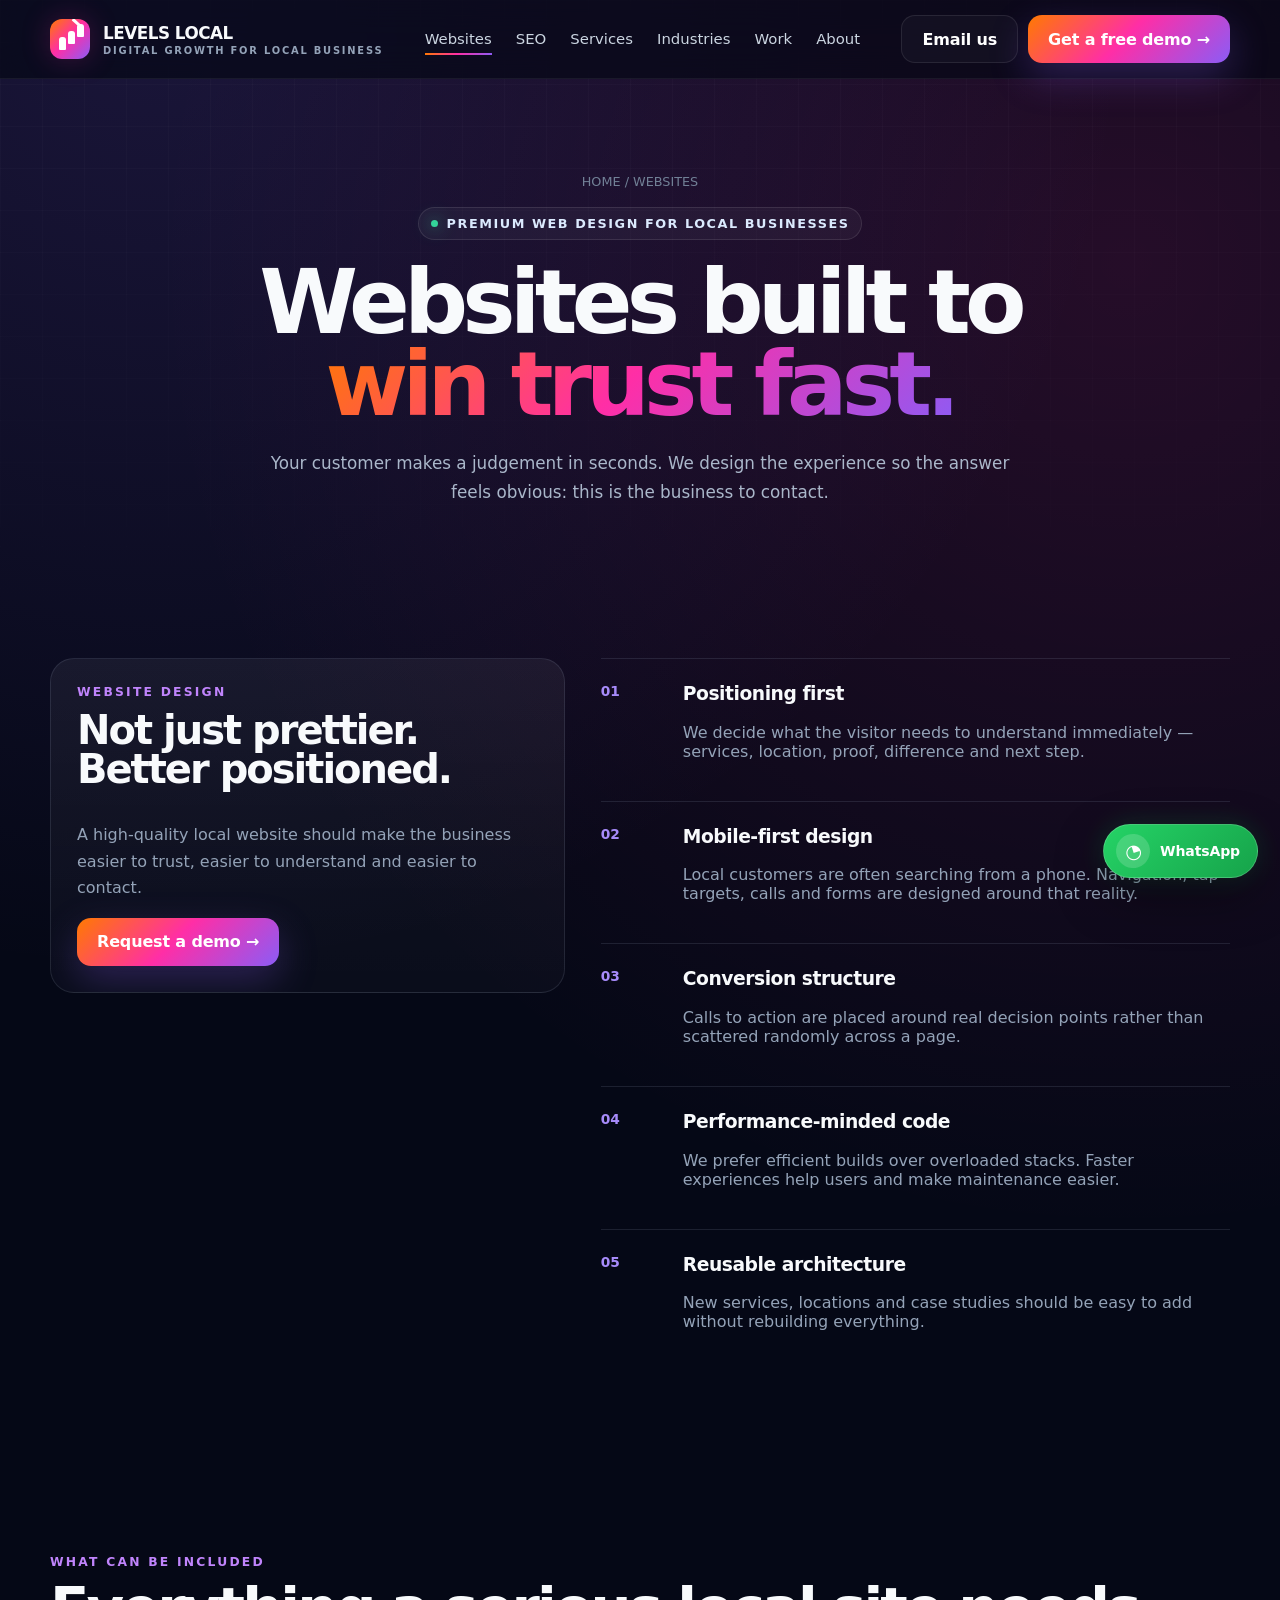
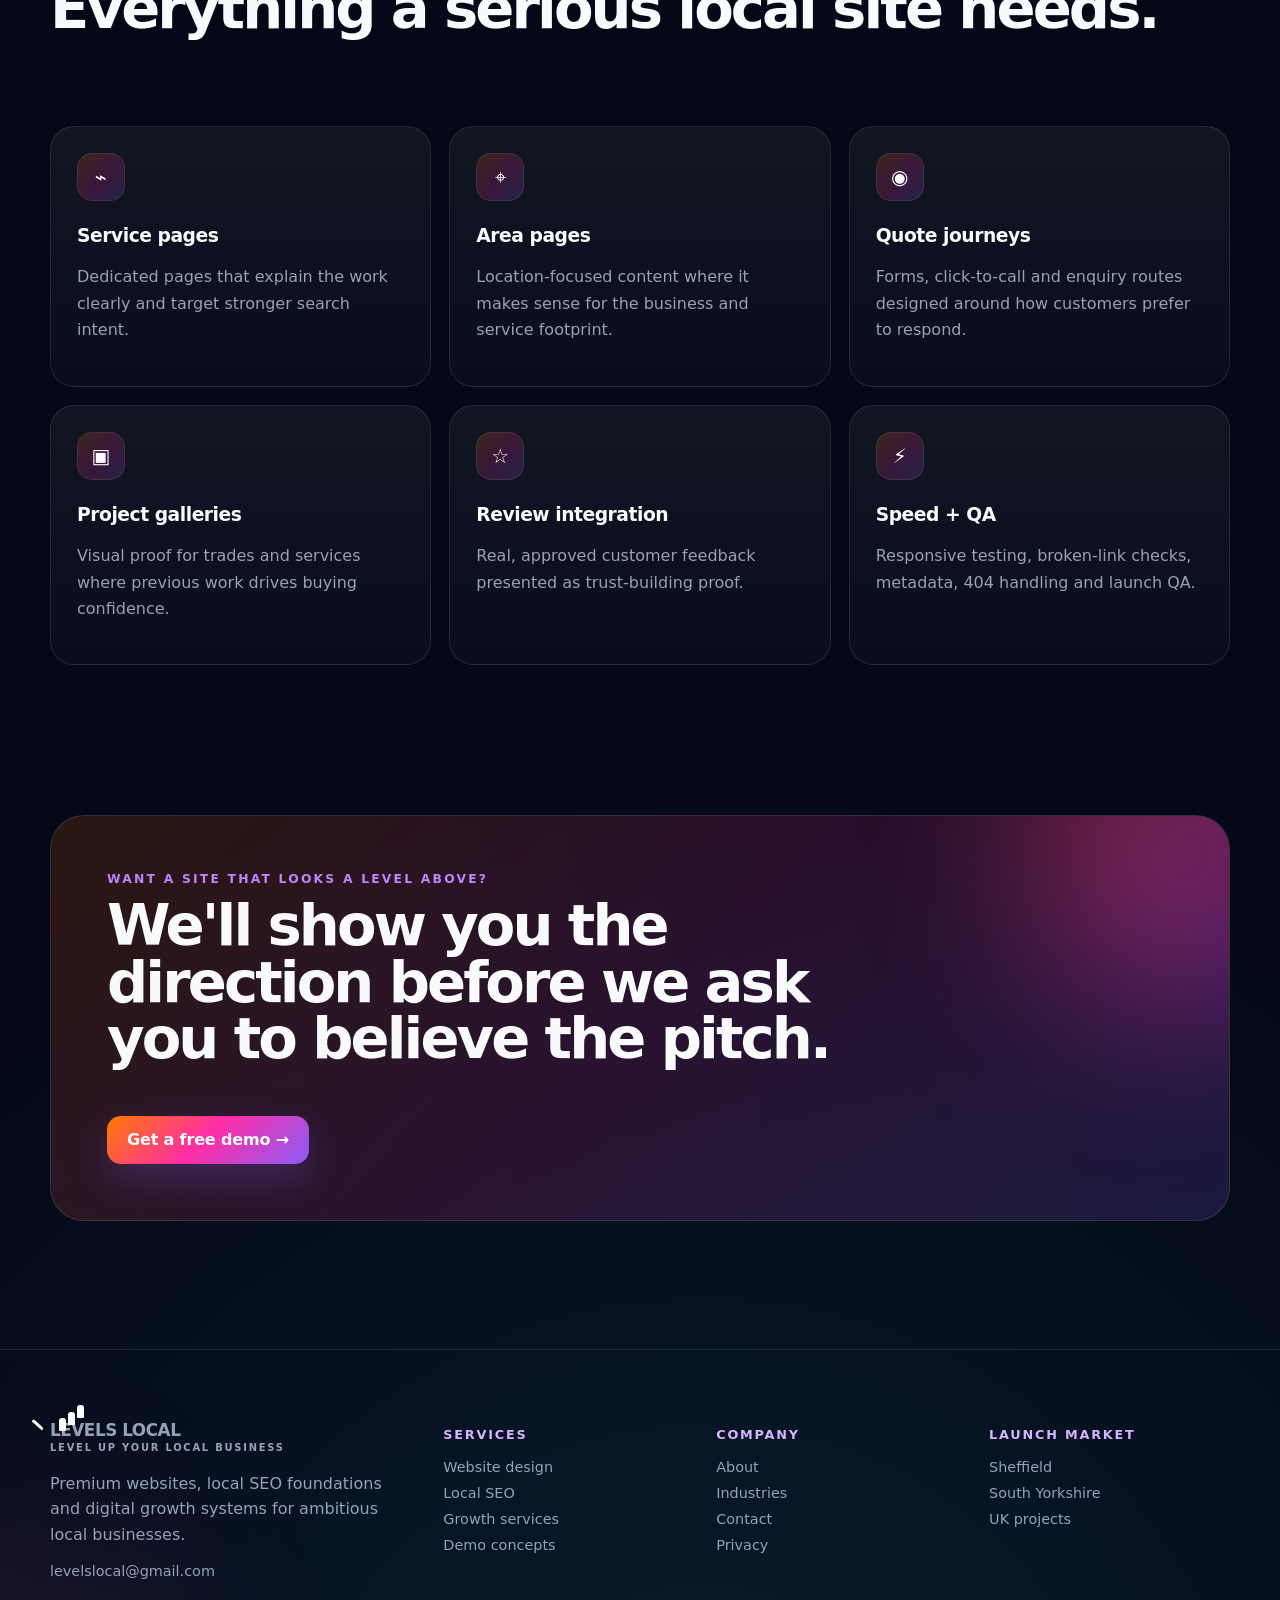
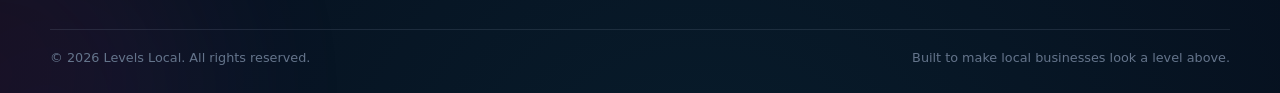
<file: websites.html>
<!doctype html>
<html lang="en">
<head>
<meta charset="utf-8">
<meta name="viewport" content="width=device-width,initial-scale=1">
<title>Website Design Sheffield | Levels Local</title>
<meta name="description" content="Premium, mobile-first website design for ambitious local businesses.">
<meta name="theme-color" content="#050816">
<link rel="icon" href="assets/favicon.svg" type="image/svg+xml">
<link rel="stylesheet" href="styles.css">
<meta property="og:title" content="Website Design Sheffield | Levels Local">
<meta property="og:description" content="Premium, mobile-first website design for ambitious local businesses.">
<meta property="og:type" content="website">
</head>
<body>

<header class="site-header">
  <div class="container nav">
    <a class="brand" href="index.html" aria-label="Levels Local home">
      <span class="brand-mark" aria-hidden="true"></span>
      <span>LEVELS LOCAL<small>Digital growth for local business</small></span>
    </a>
    <nav class="nav-links" aria-label="Primary navigation">
      <a href="websites.html" class="active">Websites</a>
      <a href="seo.html">SEO</a>
      <a href="services.html">Services</a>
      <a href="industries.html">Industries</a>
      <a href="work.html">Work</a>
      <a href="about.html">About</a>
    </nav>
    <div class="nav-actions">
      <a class="btn btn-ghost" href="mailto:levelslocal@gmail.com">Email us</a>
      <a class="btn btn-primary" href="contact.html">Get a free demo →</a>
      <button class="menu-btn" aria-label="Open menu">☰</button>
    </div>
  </div>
</header>


<main>
<section class="page-hero"><div class="container reveal"><div class="breadcrumb">HOME / WEBSITES</div><span class="eyebrow"><span class="eyebrow-dot"></span> Premium web design for local businesses</span><h1>Websites built to<br><span class="gradient-text">win trust fast.</span></h1><p>Your customer makes a judgement in seconds. We design the experience so the answer feels obvious: this is the business to contact.</p></div></section>
<section class="section">
<div class="container service-band">
  <aside class="card sticky-card reveal"><div class="kicker">Website design</div><h2 style="font-size:2.5rem">Not just prettier. Better positioned.</h2><p>A high-quality local website should make the business easier to trust, easier to understand and easier to contact.</p><a class="btn btn-primary" href="contact.html">Request a demo →</a></aside>
  <div>
    <div class="grid-2">
      <div class="step reveal"><div class="step-num">01</div><div><h3>Positioning first</h3><p style="color:var(--muted)">We decide what the visitor needs to understand immediately — services, location, proof, difference and next step.</p></div></div>
      <div class="step reveal"><div class="step-num">02</div><div><h3>Mobile-first design</h3><p style="color:var(--muted)">Local customers are often searching from a phone. Navigation, tap targets, calls and forms are designed around that reality.</p></div></div>
      <div class="step reveal"><div class="step-num">03</div><div><h3>Conversion structure</h3><p style="color:var(--muted)">Calls to action are placed around real decision points rather than scattered randomly across a page.</p></div></div>
      <div class="step reveal"><div class="step-num">04</div><div><h3>Performance-minded code</h3><p style="color:var(--muted)">We prefer efficient builds over overloaded stacks. Faster experiences help users and make maintenance easier.</p></div></div>
      <div class="step reveal"><div class="step-num">05</div><div><h3>Reusable architecture</h3><p style="color:var(--muted)">New services, locations and case studies should be easy to add without rebuilding everything.</p></div></div>
    </div>
  </div>
</div>
</section>
<section class="section"><div class="container"><div class="section-head reveal"><div><div class="kicker">What can be included</div><h2>Everything a serious local site needs.</h2></div></div><div class="grid-3">
<div class="card reveal"><div class="icon">⌁</div><h3>Service pages</h3><p>Dedicated pages that explain the work clearly and target stronger search intent.</p></div>
<div class="card reveal"><div class="icon">⌖</div><h3>Area pages</h3><p>Location-focused content where it makes sense for the business and service footprint.</p></div>
<div class="card reveal"><div class="icon">◉</div><h3>Quote journeys</h3><p>Forms, click-to-call and enquiry routes designed around how customers prefer to respond.</p></div>
<div class="card reveal"><div class="icon">▣</div><h3>Project galleries</h3><p>Visual proof for trades and services where previous work drives buying confidence.</p></div>
<div class="card reveal"><div class="icon">☆</div><h3>Review integration</h3><p>Real, approved customer feedback presented as trust-building proof.</p></div>
<div class="card reveal"><div class="icon">⚡</div><h3>Speed + QA</h3><p>Responsive testing, broken-link checks, metadata, 404 handling and launch QA.</p></div>
</div></div></section>
<section class="section-sm"><div class="container cta reveal"><div class="kicker">Want a site that looks a level above?</div><h2>We'll show you the direction before we ask you to believe the pitch.</h2><a class="btn btn-primary" href="contact.html">Get a free demo →</a></div></section>
</main>


<footer class="footer">
  <div class="container">
    <div class="footer-grid">
      <div>
        <a class="brand" href="index.html"><span class="brand-mark"></span><span>LEVELS LOCAL<small>Level up your local business</small></span></a>
        <p style="max-width:390px;margin-top:18px">Premium websites, local SEO foundations and digital growth systems for ambitious local businesses.</p>
        <a href="mailto:levelslocal@gmail.com">levelslocal@gmail.com</a>
      </div>
      <div><h4>Services</h4><a href="websites.html">Website design</a><a href="seo.html">Local SEO</a><a href="services.html">Growth services</a><a href="work.html">Demo concepts</a></div>
      <div><h4>Company</h4><a href="about.html">About</a><a href="industries.html">Industries</a><a href="contact.html">Contact</a><a href="privacy.html">Privacy</a></div>
      <div><h4>Launch market</h4><a href="contact.html">Sheffield</a><a href="contact.html">South Yorkshire</a><a href="contact.html">UK projects</a></div>
    </div>
    <div class="footer-bottom"><span>© <span data-year></span> Levels Local. All rights reserved.</span><span>Built to make local businesses look a level above.</span></div>
  </div>
</footer>
<div class="glow"></div>
<script src="script.js" defer></script>


<a class="whatsapp-float" href="https://wa.me/447365309705?text=Hi%20Levels%20Local%2C%20I%27m%20interested%20in%20a%20new%20website%20for%20my%20business." target="_blank" rel="noopener"
   aria-label="Chat with Levels Local on WhatsApp">
  <span class="whatsapp-icon" aria-hidden="true">◔</span>
  <span class="whatsapp-label">WhatsApp</span>
</a>

</body>
</html>
</file>
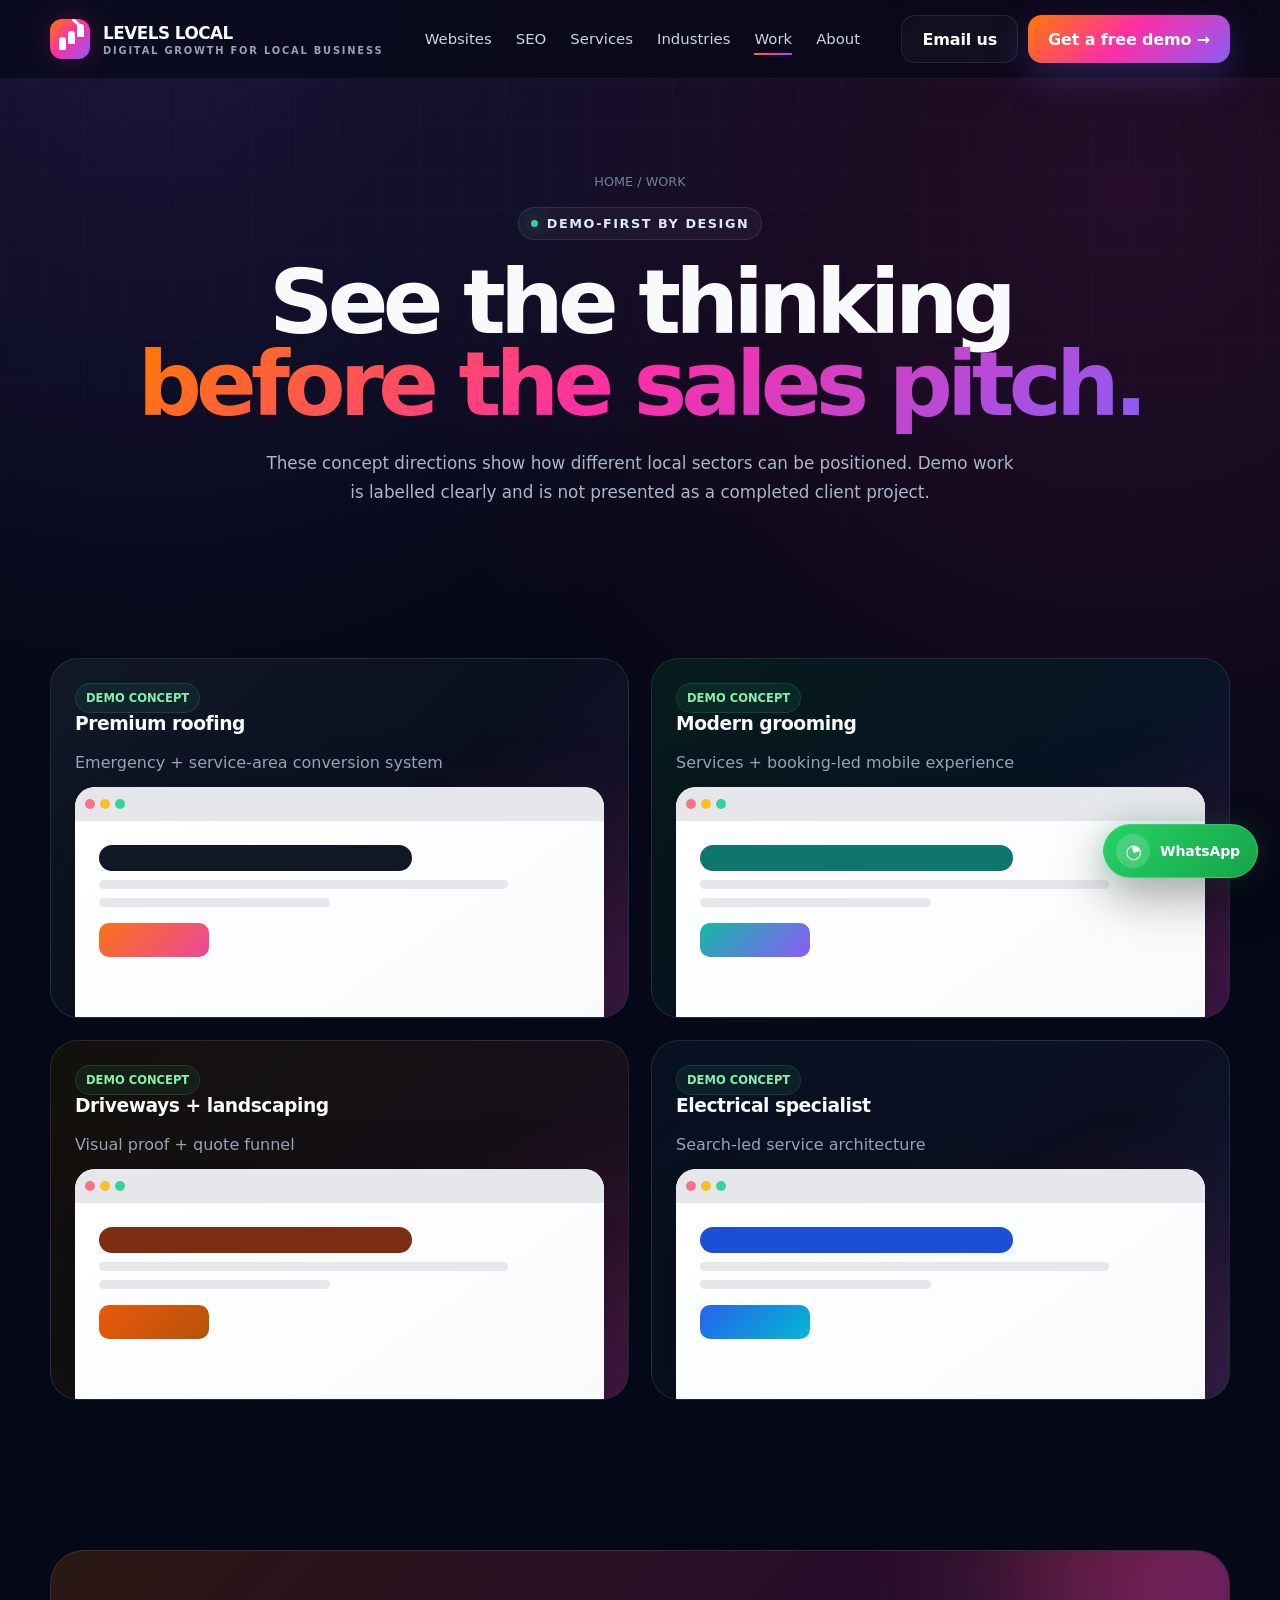
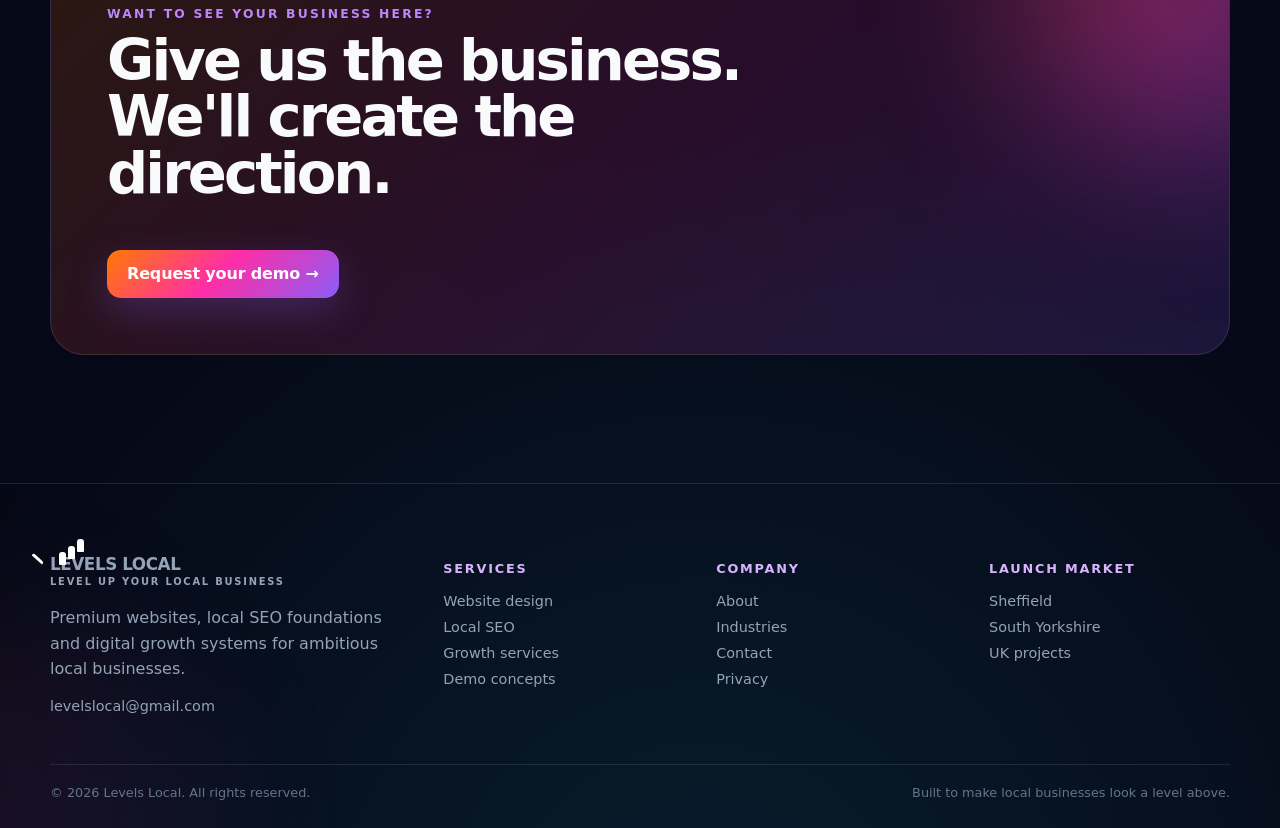
<file: work.html>
<!doctype html>
<html lang="en">
<head>
<meta charset="utf-8">
<meta name="viewport" content="width=device-width,initial-scale=1">
<title>Demo Concepts | Levels Local</title>
<meta name="description" content="Explore Levels Local demo concepts for trades and local service businesses.">
<meta name="theme-color" content="#050816">
<link rel="icon" href="assets/favicon.svg" type="image/svg+xml">
<link rel="stylesheet" href="styles.css">
<meta property="og:title" content="Demo Concepts | Levels Local">
<meta property="og:description" content="Explore Levels Local demo concepts for trades and local service businesses.">
<meta property="og:type" content="website">
</head>
<body>

<header class="site-header">
  <div class="container nav">
    <a class="brand" href="index.html" aria-label="Levels Local home">
      <span class="brand-mark" aria-hidden="true"></span>
      <span>LEVELS LOCAL<small>Digital growth for local business</small></span>
    </a>
    <nav class="nav-links" aria-label="Primary navigation">
      <a href="websites.html">Websites</a>
      <a href="seo.html">SEO</a>
      <a href="services.html">Services</a>
      <a href="industries.html">Industries</a>
      <a href="work.html" class="active">Work</a>
      <a href="about.html">About</a>
    </nav>
    <div class="nav-actions">
      <a class="btn btn-ghost" href="mailto:levelslocal@gmail.com">Email us</a>
      <a class="btn btn-primary" href="contact.html">Get a free demo →</a>
      <button class="menu-btn" aria-label="Open menu">☰</button>
    </div>
  </div>
</header>


<main>
<section class="page-hero"><div class="container reveal"><div class="breadcrumb">HOME / WORK</div><span class="eyebrow"><span class="eyebrow-dot"></span> Demo-first by design</span><h1>See the thinking<br><span class="gradient-text">before the sales pitch.</span></h1><p>These concept directions show how different local sectors can be positioned. Demo work is labelled clearly and is not presented as a completed client project.</p></div></section>
<section class="section"><div class="container"><div class="demo-grid">
<div class="demo reveal"><div class="demo-head"><div><span class="badge">DEMO CONCEPT</span><h3>Premium roofing</h3><p style="color:var(--muted)">Emergency + service-area conversion system</p></div></div><div class="demo-window"><div class="demo-bar"><span class="dot"></span><span class="dot"></span><span class="dot"></span></div><div class="demo-content"><div class="line lg"></div><div class="line md"></div><div class="line sm"></div><div class="fake-btn"></div></div></div></div>
<div class="demo reveal" style="background:linear-gradient(135deg,#071b1b,#071425 60%,#231038)"><div class="demo-head"><div><span class="badge">DEMO CONCEPT</span><h3>Modern grooming</h3><p style="color:var(--muted)">Services + booking-led mobile experience</p></div></div><div class="demo-window"><div class="demo-bar"><span class="dot"></span><span class="dot"></span><span class="dot"></span></div><div class="demo-content"><div class="line lg" style="background:#0f766e"></div><div class="line md"></div><div class="line sm"></div><div class="fake-btn" style="background:linear-gradient(135deg,#14b8a6,#8b5cf6)"></div></div></div></div>
<div class="demo reveal" style="background:linear-gradient(135deg,#13110b,#151018 60%,#251132)"><div class="demo-head"><div><span class="badge">DEMO CONCEPT</span><h3>Driveways + landscaping</h3><p style="color:var(--muted)">Visual proof + quote funnel</p></div></div><div class="demo-window"><div class="demo-bar"><span class="dot"></span><span class="dot"></span><span class="dot"></span></div><div class="demo-content"><div class="line lg" style="background:#7c2d12"></div><div class="line md"></div><div class="line sm"></div><div class="fake-btn" style="background:linear-gradient(135deg,#ea580c,#b45309)"></div></div></div></div>
<div class="demo reveal" style="background:linear-gradient(135deg,#071121,#0d1022 60%,#111b3a)"><div class="demo-head"><div><span class="badge">DEMO CONCEPT</span><h3>Electrical specialist</h3><p style="color:var(--muted)">Search-led service architecture</p></div></div><div class="demo-window"><div class="demo-bar"><span class="dot"></span><span class="dot"></span><span class="dot"></span></div><div class="demo-content"><div class="line lg" style="background:#1d4ed8"></div><div class="line md"></div><div class="line sm"></div><div class="fake-btn" style="background:linear-gradient(135deg,#2563eb,#06b6d4)"></div></div></div></div>
</div></div></section>
<section class="section-sm"><div class="container cta reveal"><div class="kicker">Want to see your business here?</div><h2>Give us the business. We'll create the direction.</h2><a class="btn btn-primary" href="contact.html">Request your demo →</a></div></section>
</main>


<footer class="footer">
  <div class="container">
    <div class="footer-grid">
      <div>
        <a class="brand" href="index.html"><span class="brand-mark"></span><span>LEVELS LOCAL<small>Level up your local business</small></span></a>
        <p style="max-width:390px;margin-top:18px">Premium websites, local SEO foundations and digital growth systems for ambitious local businesses.</p>
        <a href="mailto:levelslocal@gmail.com">levelslocal@gmail.com</a>
      </div>
      <div><h4>Services</h4><a href="websites.html">Website design</a><a href="seo.html">Local SEO</a><a href="services.html">Growth services</a><a href="work.html">Demo concepts</a></div>
      <div><h4>Company</h4><a href="about.html">About</a><a href="industries.html">Industries</a><a href="contact.html">Contact</a><a href="privacy.html">Privacy</a></div>
      <div><h4>Launch market</h4><a href="contact.html">Sheffield</a><a href="contact.html">South Yorkshire</a><a href="contact.html">UK projects</a></div>
    </div>
    <div class="footer-bottom"><span>© <span data-year></span> Levels Local. All rights reserved.</span><span>Built to make local businesses look a level above.</span></div>
  </div>
</footer>
<div class="glow"></div>
<script src="script.js" defer></script>


<a class="whatsapp-float" href="https://wa.me/447365309705?text=Hi%20Levels%20Local%2C%20I%27m%20interested%20in%20a%20new%20website%20for%20my%20business." target="_blank" rel="noopener"
   aria-label="Chat with Levels Local on WhatsApp">
  <span class="whatsapp-icon" aria-hidden="true">◔</span>
  <span class="whatsapp-label">WhatsApp</span>
</a>

</body>
</html>
</file>
<file: styles.css>
:root{
  --bg:#050816;
  --bg-2:#090d1e;
  --panel:rgba(15,23,42,.72);
  --panel-2:rgba(10,15,30,.9);
  --line:rgba(148,163,184,.16);
  --text:#f8fafc;
  --muted:#94a3b8;
  --orange:#ff7a00;
  --pink:#ff2ea6;
  --purple:#8b5cf6;
  --cyan:#22d3ee;
  --green:#34d399;
  --shadow:0 30px 80px rgba(0,0,0,.4);
  --radius:24px;
  --grad:linear-gradient(135deg,var(--orange),var(--pink) 48%,var(--purple));
  --grad2:linear-gradient(135deg,var(--cyan),var(--purple),var(--pink));
  --container:min(1180px,calc(100% - 40px));
}
*{box-sizing:border-box}
html{scroll-behavior:smooth}
body{
  margin:0;
  font-family:Inter,ui-sans-serif,system-ui,-apple-system,BlinkMacSystemFont,"Segoe UI",sans-serif;
  color:var(--text);
  background:
    radial-gradient(circle at 12% 0%,rgba(139,92,246,.16),transparent 28%),
    radial-gradient(circle at 88% 8%,rgba(255,46,166,.13),transparent 30%),
    radial-gradient(circle at 55% 105%,rgba(34,211,238,.10),transparent 32%),
    var(--bg);
  min-height:100vh;
  overflow-x:hidden;
}
body::before{
  content:"";
  position:fixed; inset:0;
  pointer-events:none;
  background-image:
    linear-gradient(rgba(255,255,255,.025) 1px,transparent 1px),
    linear-gradient(90deg,rgba(255,255,255,.025) 1px,transparent 1px);
  background-size:42px 42px;
  mask-image:linear-gradient(to bottom,black,transparent 78%);
  z-index:-1;
}
a{color:inherit;text-decoration:none}
img{max-width:100%;display:block}
button,input,textarea,select{font:inherit}
.container{width:var(--container);margin:auto}
.site-header{
  position:sticky;top:0;z-index:80;
  backdrop-filter:blur(20px);
  background:rgba(5,8,22,.68);
  border-bottom:1px solid rgba(255,255,255,.06);
}
.nav{display:flex;align-items:center;justify-content:space-between;min-height:78px;gap:24px}
.brand{display:flex;align-items:center;gap:13px;font-weight:900;letter-spacing:-.03em}
.brand-mark{
  width:40px;height:40px;border-radius:12px;position:relative;overflow:hidden;
  background:var(--grad);box-shadow:0 0 30px rgba(255,46,166,.22)
}
.brand-mark::before,.brand-mark::after{
  content:"";position:absolute;bottom:9px;width:7px;border-radius:3px 3px 1px 1px;background:#fff
}
.brand-mark::before{left:9px;height:13px;box-shadow:9px -6px 0 #fff,18px -13px 0 #fff}
.brand-mark::after{width:14px;height:3px;right:7px;top:8px;transform:rotate(42deg);transform-origin:right center}
.brand span{font-size:1.05rem}
.brand small{display:block;color:var(--muted);font-size:.62rem;letter-spacing:.18em;text-transform:uppercase;font-weight:700;margin-top:2px}
.nav-links{display:flex;align-items:center;gap:24px;color:#cbd5e1;font-size:.93rem}
.nav-links a{position:relative}
.nav-links a::after{content:"";position:absolute;left:0;right:100%;bottom:-7px;height:2px;background:var(--grad);transition:.25s}
.nav-links a:hover::after,.nav-links a.active::after{right:0}
.nav-actions{display:flex;align-items:center;gap:10px}
.btn{
  display:inline-flex;align-items:center;justify-content:center;gap:9px;
  min-height:48px;padding:0 20px;border-radius:14px;border:1px solid rgba(255,255,255,.09);
  background:rgba(255,255,255,.05);color:#fff;font-weight:800;letter-spacing:-.01em;
  transition:.25s;cursor:pointer
}
.btn:hover{transform:translateY(-2px);border-color:rgba(255,255,255,.2);background:rgba(255,255,255,.08)}
.btn-primary{background:var(--grad);border:0;box-shadow:0 14px 38px rgba(139,92,246,.26)}
.btn-primary:hover{box-shadow:0 18px 48px rgba(255,46,166,.28);transform:translateY(-3px)}
.btn-ghost{background:rgba(255,255,255,.03)}
.menu-btn{display:none;background:none;border:0;color:#fff;font-size:1.45rem}
.hero{position:relative;padding:100px 0 70px}
.hero-grid{display:grid;grid-template-columns:1.02fr .98fr;align-items:center;gap:56px}
.eyebrow{
  display:inline-flex;align-items:center;gap:9px;padding:8px 12px;border-radius:999px;
  border:1px solid rgba(255,255,255,.1);background:rgba(255,255,255,.04);
  color:#dbeafe;font-size:.8rem;font-weight:800;text-transform:uppercase;letter-spacing:.12em
}
.eyebrow-dot{width:7px;height:7px;border-radius:50%;background:var(--green);box-shadow:0 0 18px var(--green)}
h1,h2,h3,p{margin-top:0}
h1{font-size:clamp(3.2rem,7vw,6.9rem);line-height:.91;letter-spacing:-.065em;margin:22px 0 24px}
h2{font-size:clamp(2.2rem,4.5vw,4rem);line-height:.98;letter-spacing:-.05em}
h3{letter-spacing:-.025em}
.gradient-text{background:var(--grad);-webkit-background-clip:text;background-clip:text;color:transparent}
.hero p{font-size:1.12rem;line-height:1.7;color:#b8c4d6;max-width:690px}
.hero-actions{display:flex;gap:12px;flex-wrap:wrap;margin-top:30px}
.hero-proof{display:flex;gap:18px;flex-wrap:wrap;margin-top:28px;color:#8fa1ba;font-size:.86rem}
.hero-proof span{display:flex;align-items:center;gap:8px}
.tick{color:var(--green)}
.visual-wrap{position:relative;min-height:560px;perspective:1200px}
.orbit{position:absolute;inset:6%;border:1px solid rgba(255,255,255,.09);border-radius:50%;animation:spin 18s linear infinite}
.orbit.o2{inset:18%;animation-duration:11s;animation-direction:reverse}
.orbit-dot{position:absolute;top:-5px;left:50%;width:10px;height:10px;border-radius:50%;background:var(--cyan);box-shadow:0 0 20px var(--cyan)}
.browser{
  position:absolute;left:5%;right:0;top:10%;border-radius:28px;overflow:hidden;
  border:1px solid rgba(255,255,255,.12);background:linear-gradient(180deg,rgba(17,24,39,.96),rgba(9,13,30,.93));
  box-shadow:var(--shadow);transform:rotateY(-8deg) rotateX(4deg);transition:.2s
}
.browser-top{height:52px;display:flex;align-items:center;padding:0 17px;gap:8px;border-bottom:1px solid rgba(255,255,255,.08)}
.dot{width:10px;height:10px;border-radius:50%;background:#334155}
.dot:nth-child(1){background:#fb7185}.dot:nth-child(2){background:#fbbf24}.dot:nth-child(3){background:#34d399}
.address{margin-left:12px;flex:1;height:28px;border-radius:9px;background:rgba(255,255,255,.05)}
.browser-body{padding:34px}
.mock-kicker{font-size:.7rem;letter-spacing:.18em;text-transform:uppercase;color:#a78bfa;font-weight:800}
.mock-title{font-size:2.8rem;line-height:.95;letter-spacing:-.06em;margin:11px 0 18px}
.mock-row{display:grid;grid-template-columns:1.2fr .8fr;gap:16px;margin-top:24px}
.mock-card{padding:18px;border-radius:18px;background:rgba(255,255,255,.045);border:1px solid rgba(255,255,255,.08)}
.metric{font-size:1.9rem;font-weight:900;letter-spacing:-.05em}
.metric-label{color:var(--muted);font-size:.78rem}
.search-bar{height:50px;border-radius:14px;background:#fff;color:#111827;display:flex;align-items:center;padding:0 15px;gap:10px;margin-top:24px}
.search-pill{margin-left:auto;padding:7px 10px;border-radius:9px;background:linear-gradient(135deg,#f97316,#db2777);color:#fff;font-size:.72rem;font-weight:800}
.float-card{
  position:absolute;padding:14px 16px;border-radius:17px;background:rgba(12,18,35,.82);backdrop-filter:blur(16px);
  border:1px solid rgba(255,255,255,.11);box-shadow:0 18px 45px rgba(0,0,0,.3);font-size:.8rem
}
.float-card strong{display:block;font-size:1rem;margin-bottom:4px}
.fc1{left:-4%;bottom:20%;animation:float 5s ease-in-out infinite}
.fc2{right:-3%;top:13%;animation:float 6s ease-in-out infinite reverse}
.fc3{right:0;bottom:5%;animation:float 7s ease-in-out infinite}
.section{padding:92px 0}
.section-sm{padding:58px 0}
.section-head{display:flex;align-items:end;justify-content:space-between;gap:30px;margin-bottom:40px}
.section-head p{max-width:580px;color:var(--muted);line-height:1.7;margin-bottom:6px}
.kicker{color:#c084fc;font-size:.77rem;text-transform:uppercase;letter-spacing:.18em;font-weight:900;margin-bottom:12px}
.grid-3{display:grid;grid-template-columns:repeat(3,1fr);gap:18px}
.grid-4{display:grid;grid-template-columns:repeat(4,1fr);gap:16px}
.card{
  border-radius:var(--radius);padding:26px;border:1px solid var(--line);
  background:linear-gradient(180deg,rgba(255,255,255,.055),rgba(255,255,255,.025));
  position:relative;overflow:hidden;transition:.28s
}
.card::before{content:"";position:absolute;inset:0;background:radial-gradient(circle at 20% 0%,rgba(139,92,246,.15),transparent 38%);opacity:0;transition:.28s}
.card:hover{transform:translateY(-7px);border-color:rgba(167,139,250,.28)}
.card:hover::before{opacity:1}
.card > *{position:relative;z-index:1}
.icon{
  width:48px;height:48px;border-radius:15px;display:grid;place-items:center;margin-bottom:24px;
  background:linear-gradient(135deg,rgba(255,122,0,.18),rgba(255,46,166,.18),rgba(139,92,246,.2));
  border:1px solid rgba(255,255,255,.08);font-size:1.25rem
}
.card p{color:var(--muted);line-height:1.65}
.badge{display:inline-flex;padding:7px 10px;border-radius:999px;background:rgba(52,211,153,.08);color:#86efac;border:1px solid rgba(52,211,153,.16);font-size:.72rem;font-weight:800}
.marquee{border-top:1px solid var(--line);border-bottom:1px solid var(--line);overflow:hidden;background:rgba(255,255,255,.018)}
.marquee-track{display:flex;width:max-content;gap:40px;padding:16px 0;animation:marquee 30s linear infinite}
.marquee-track span{font-weight:900;color:#74839b;text-transform:uppercase;letter-spacing:.16em;font-size:.72rem}
.split{display:grid;grid-template-columns:1fr 1fr;gap:44px;align-items:center}
.feature-list{display:grid;gap:14px}
.feature{display:flex;gap:14px;align-items:flex-start;padding:16px;border-radius:18px;border:1px solid var(--line);background:rgba(255,255,255,.025)}
.feature b{display:block;margin-bottom:4px}
.feature p{margin:0;color:var(--muted);font-size:.9rem;line-height:1.55}
.step{display:grid;grid-template-columns:64px 1fr;gap:18px;padding:24px 0;border-top:1px solid var(--line)}
.step-num{font-size:.86rem;color:#a78bfa;font-weight:900}
.demo-grid{display:grid;grid-template-columns:repeat(2,1fr);gap:22px}
.demo{
  min-height:360px;padding:24px;border-radius:28px;border:1px solid var(--line);overflow:hidden;position:relative;
  background:linear-gradient(135deg,#111827,#0b1020 55%,#1a1231)
}
.demo::after{content:"";position:absolute;width:250px;height:250px;border-radius:50%;background:var(--grad);filter:blur(80px);opacity:.23;right:-80px;bottom:-90px}
.demo-head{display:flex;justify-content:space-between;align-items:center;position:relative;z-index:2}
.demo-window{position:absolute;left:24px;right:24px;bottom:-15px;height:245px;border-radius:20px 20px 0 0;background:#fff;color:#111827;box-shadow:0 25px 70px rgba(0,0,0,.35);overflow:hidden;z-index:1}
.demo-bar{height:34px;background:#e5e7eb;display:flex;align-items:center;padding:0 10px;gap:5px}
.demo-content{padding:24px;background:linear-gradient(145deg,#fff,#f8fafc);height:100%}
.demo-content .line{height:9px;border-radius:999px;background:#e5e7eb;margin-bottom:9px}
.demo-content .line.lg{height:26px;width:65%;background:#111827}
.demo-content .line.md{width:85%}.demo-content .line.sm{width:48%}
.demo-content .fake-btn{width:110px;height:34px;border-radius:10px;background:linear-gradient(135deg,#f97316,#ec4899);margin-top:16px}
.stats{display:grid;grid-template-columns:repeat(4,1fr);gap:12px}
.stat{text-align:center;padding:24px 12px;border-radius:20px;border:1px solid var(--line);background:rgba(255,255,255,.025)}
.stat strong{display:block;font-size:2rem;letter-spacing:-.05em}.stat span{color:var(--muted);font-size:.8rem}
.cta{
  border-radius:34px;padding:56px;position:relative;overflow:hidden;
  background:linear-gradient(135deg,rgba(255,122,0,.15),rgba(255,46,166,.14),rgba(139,92,246,.16));
  border:1px solid rgba(255,255,255,.1)
}
.cta::after{content:"";position:absolute;right:-120px;top:-120px;width:320px;height:320px;border-radius:50%;background:var(--grad);filter:blur(90px);opacity:.45}
.cta > *{position:relative;z-index:1}
.cta h2{max-width:760px}
.footer{padding:60px 0 28px;border-top:1px solid var(--line);margin-top:70px}
.footer-grid{display:grid;grid-template-columns:1.5fr repeat(3,1fr);gap:32px}
.footer h4{font-size:.8rem;text-transform:uppercase;letter-spacing:.14em;color:#d8b4fe}
.footer a{display:block;color:var(--muted);margin:10px 0;font-size:.9rem}
.footer p{color:var(--muted);line-height:1.6}
.footer-bottom{display:flex;justify-content:space-between;gap:20px;margin-top:40px;padding-top:20px;border-top:1px solid var(--line);color:#64748b;font-size:.8rem}
.page-hero{padding:95px 0 58px;text-align:center}
.page-hero h1{font-size:clamp(3rem,7vw,6rem)}
.page-hero p{max-width:760px;margin:0 auto;color:#aab7ca;font-size:1.05rem;line-height:1.75}
.breadcrumb{color:#718096;font-size:.8rem;margin-bottom:18px}
.service-band{display:grid;grid-template-columns:.9fr 1.1fr;gap:36px;align-items:start}
.sticky-card{position:sticky;top:110px}
.list{padding:0;list-style:none;display:grid;gap:10px}
.list li{padding-left:26px;position:relative;color:#cbd5e1;line-height:1.55}
.list li::before{content:"✓";position:absolute;left:0;color:var(--green);font-weight:900}
.table{width:100%;border-collapse:collapse;border:1px solid var(--line);border-radius:20px;overflow:hidden}
.table th,.table td{padding:16px;text-align:left;border-bottom:1px solid var(--line)}
.table th{font-size:.78rem;text-transform:uppercase;letter-spacing:.08em;color:#c084fc;background:rgba(255,255,255,.04)}
.table td{color:#cbd5e1}
.form{display:grid;gap:14px}
.form-grid{display:grid;grid-template-columns:1fr 1fr;gap:14px}
.field{display:grid;gap:7px}
.field label{font-size:.8rem;color:#cbd5e1;font-weight:700}
.field input,.field textarea,.field select{
  width:100%;border-radius:14px;border:1px solid var(--line);background:rgba(255,255,255,.04);color:#fff;
  padding:14px 15px;outline:none
}
.field input:focus,.field textarea:focus,.field select:focus{border-color:#a78bfa;box-shadow:0 0 0 3px rgba(139,92,246,.12)}
.field textarea{min-height:150px;resize:vertical}
.notice{padding:14px 16px;border-radius:14px;background:rgba(34,211,238,.06);border:1px solid rgba(34,211,238,.14);color:#bae6fd;font-size:.84rem;line-height:1.55}
.accordion{display:grid;gap:10px}
.accordion-item{border:1px solid var(--line);border-radius:18px;background:rgba(255,255,255,.025);overflow:hidden}
.accordion-btn{width:100%;padding:18px 20px;background:none;border:0;color:#fff;text-align:left;font-weight:800;display:flex;justify-content:space-between;cursor:pointer}
.accordion-content{max-height:0;overflow:hidden;transition:max-height .35s ease}
.accordion-content p{padding:0 20px 20px;color:var(--muted);line-height:1.65;margin:0}
.accordion-item.open .accordion-content{max-height:280px}
.reveal{opacity:0;transform:translateY(24px);transition:opacity .7s ease,transform .7s ease}
.reveal.in{opacity:1;transform:none}
.glow{position:fixed;width:420px;height:420px;border-radius:50%;pointer-events:none;filter:blur(90px);opacity:.08;background:var(--grad);transform:translate(-50%,-50%);z-index:-1}
@keyframes spin{to{transform:rotate(360deg)}}
@keyframes float{50%{transform:translateY(-13px)}}
@keyframes marquee{to{transform:translateX(-50%)}}
@media(max-width:980px){
  .nav-links{display:none;position:absolute;top:78px;left:20px;right:20px;flex-direction:column;align-items:stretch;padding:18px;border-radius:18px;background:#0b1020;border:1px solid var(--line)}
  .nav-links.open{display:flex}.menu-btn{display:block}.nav-actions .btn-ghost{display:none}
  .hero-grid,.split,.service-band{grid-template-columns:1fr}.visual-wrap{min-height:500px}
  .grid-4{grid-template-columns:repeat(2,1fr)}.grid-3{grid-template-columns:1fr 1fr}.demo-grid{grid-template-columns:1fr}
  .footer-grid{grid-template-columns:1fr 1fr}.sticky-card{position:relative;top:0}
}
@media(max-width:650px){
  :root{--container:min(100% - 28px,1180px)}
  .hero{padding-top:70px}.hero-grid{gap:20px}.visual-wrap{min-height:430px}.browser{left:0;transform:none}.browser-body{padding:22px}
  .mock-title{font-size:2.1rem}.fc1{left:2%}.fc2{right:0}.fc3{display:none}
  .grid-3,.grid-4,.stats,.form-grid{grid-template-columns:1fr}
  .section{padding:70px 0}.section-head{display:block}.cta{padding:34px 24px}
  .footer-grid{grid-template-columns:1fr}.footer-bottom{flex-direction:column}
  .nav-actions .btn-primary{display:none}
}
@media(prefers-reduced-motion:reduce){
  *,*::before,*::after{animation:none!important;transition:none!important;scroll-behavior:auto!important}
  .reveal{opacity:1;transform:none}
}


/* WhatsApp quick contact */
.whatsapp-float{
  position:fixed;
  right:22px;
  bottom:22px;
  z-index:120;
  display:flex;
  align-items:center;
  gap:10px;
  min-height:54px;
  padding:0 17px 0 12px;
  border-radius:999px;
  background:linear-gradient(135deg,#25d366,#16a34a);
  color:#fff;
  border:1px solid rgba(255,255,255,.18);
  box-shadow:0 18px 50px rgba(0,0,0,.35),0 0 28px rgba(37,211,102,.18);
  font-weight:900;
  letter-spacing:-.01em;
  transition:transform .22s ease,box-shadow .22s ease,filter .22s ease;
}
.whatsapp-float:hover{
  transform:translateY(-4px) scale(1.02);
  box-shadow:0 22px 60px rgba(0,0,0,.42),0 0 38px rgba(37,211,102,.28);
  filter:saturate(1.08);
}
.whatsapp-icon{
  width:34px;
  height:34px;
  border-radius:50%;
  display:grid;
  place-items:center;
  background:rgba(255,255,255,.16);
  font-size:1.2rem;
  transform:rotate(-18deg);
}
.whatsapp-label{font-size:.88rem}
@media(max-width:650px){
  .whatsapp-float{
    right:14px;
    bottom:14px;
    width:56px;
    height:56px;
    padding:0;
    justify-content:center;
  }
  .whatsapp-label{display:none}
}
</file>
